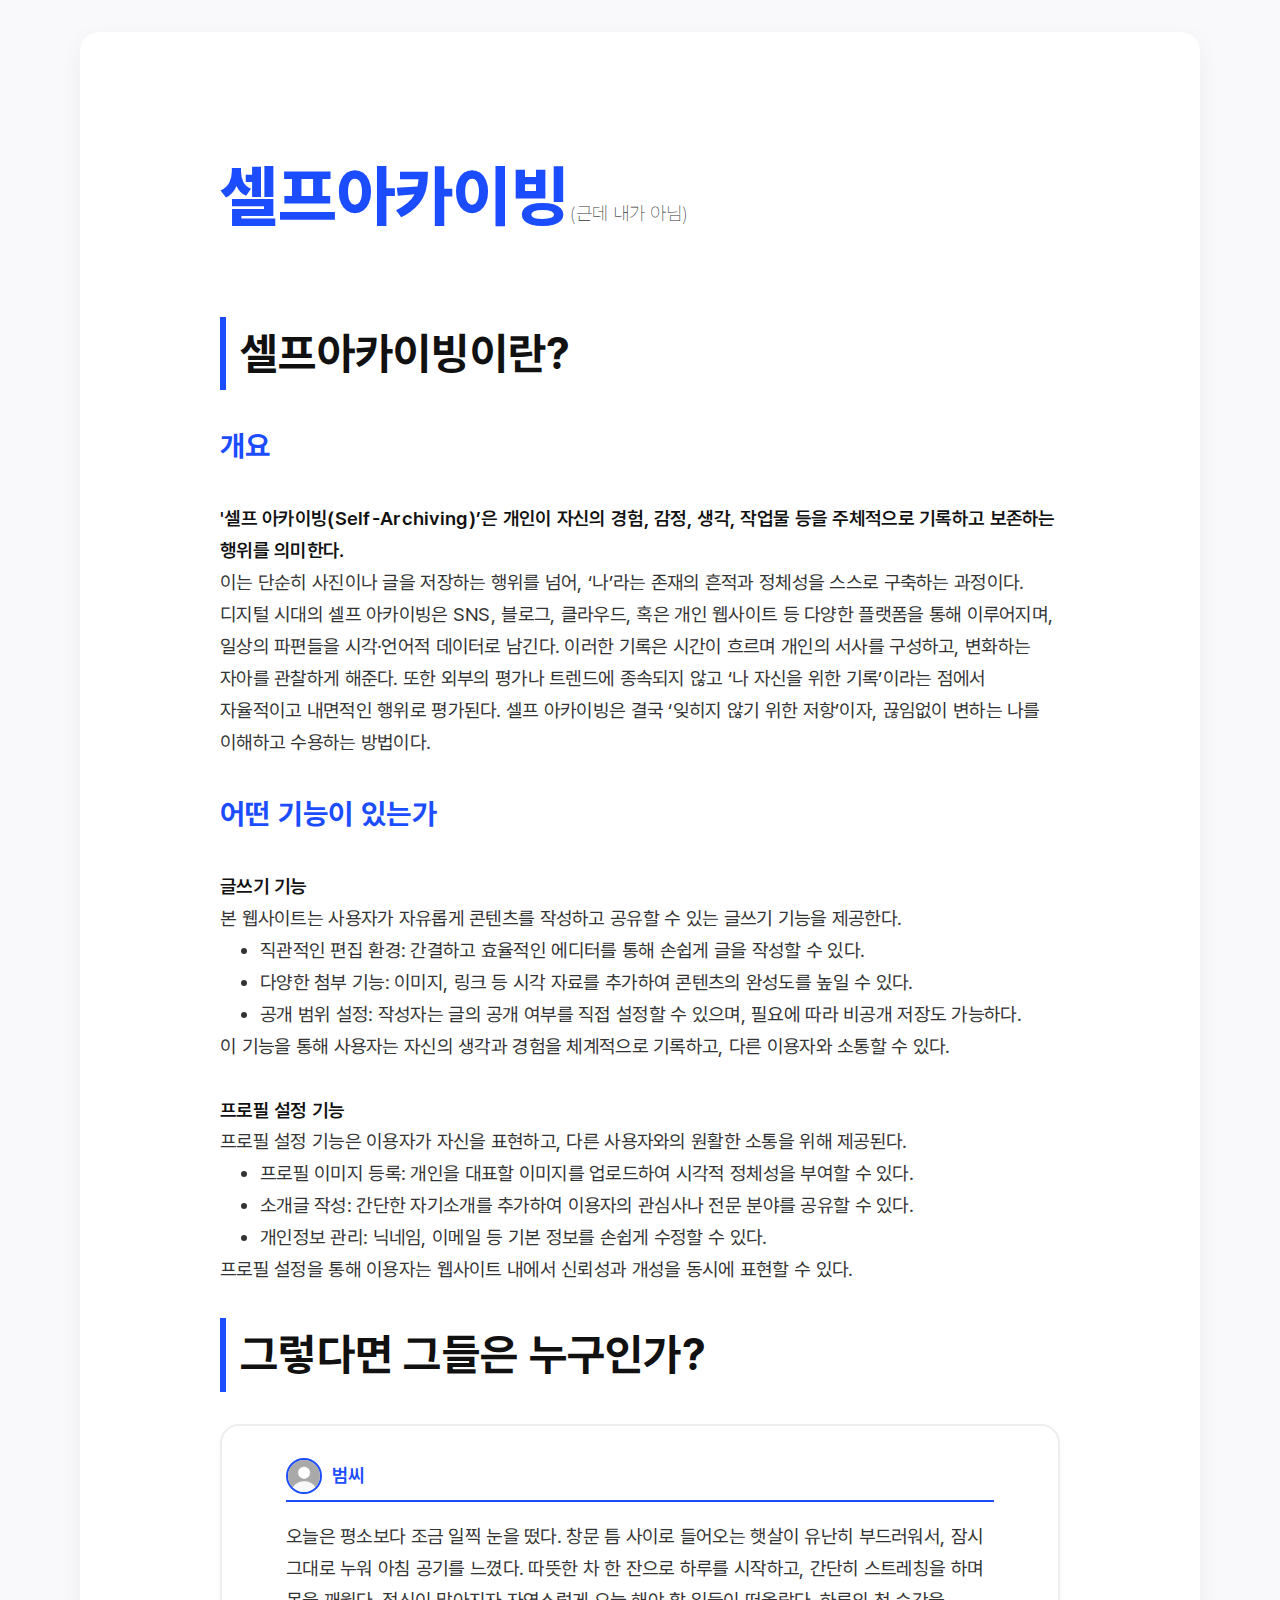
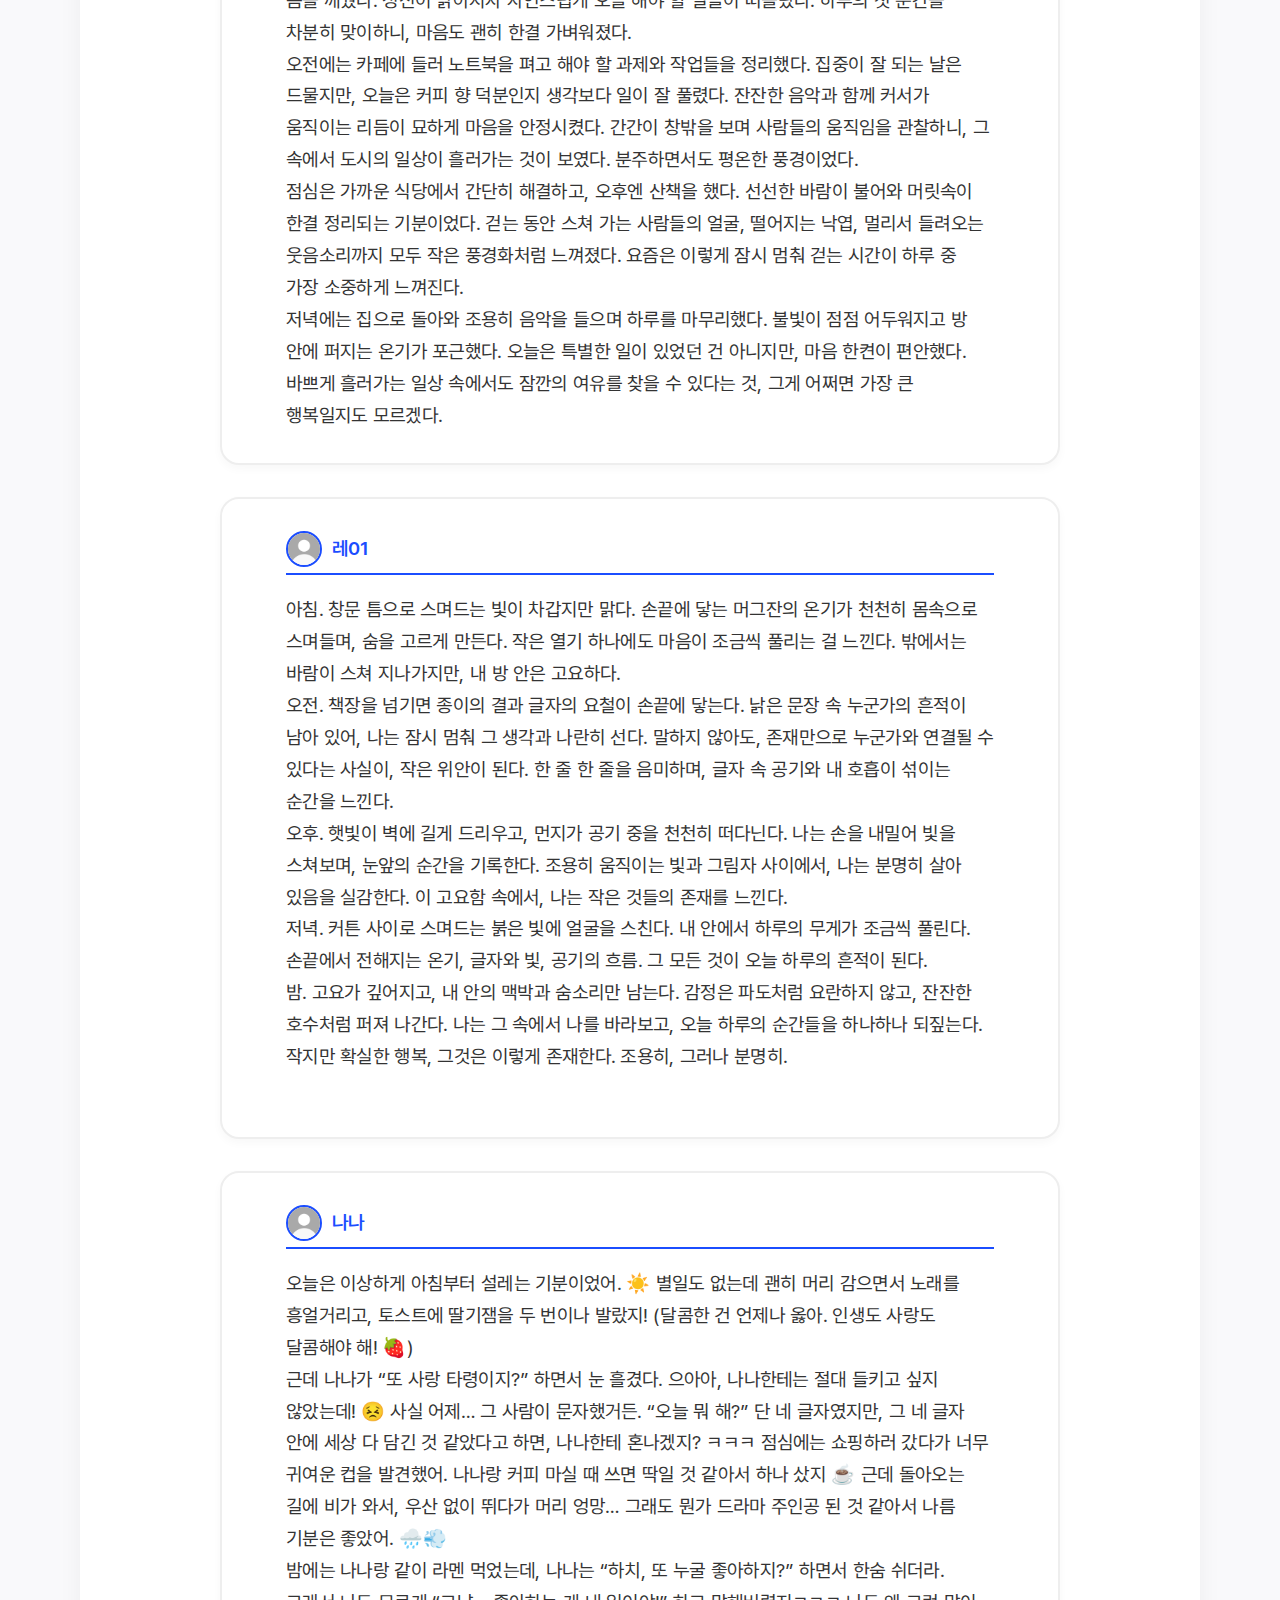
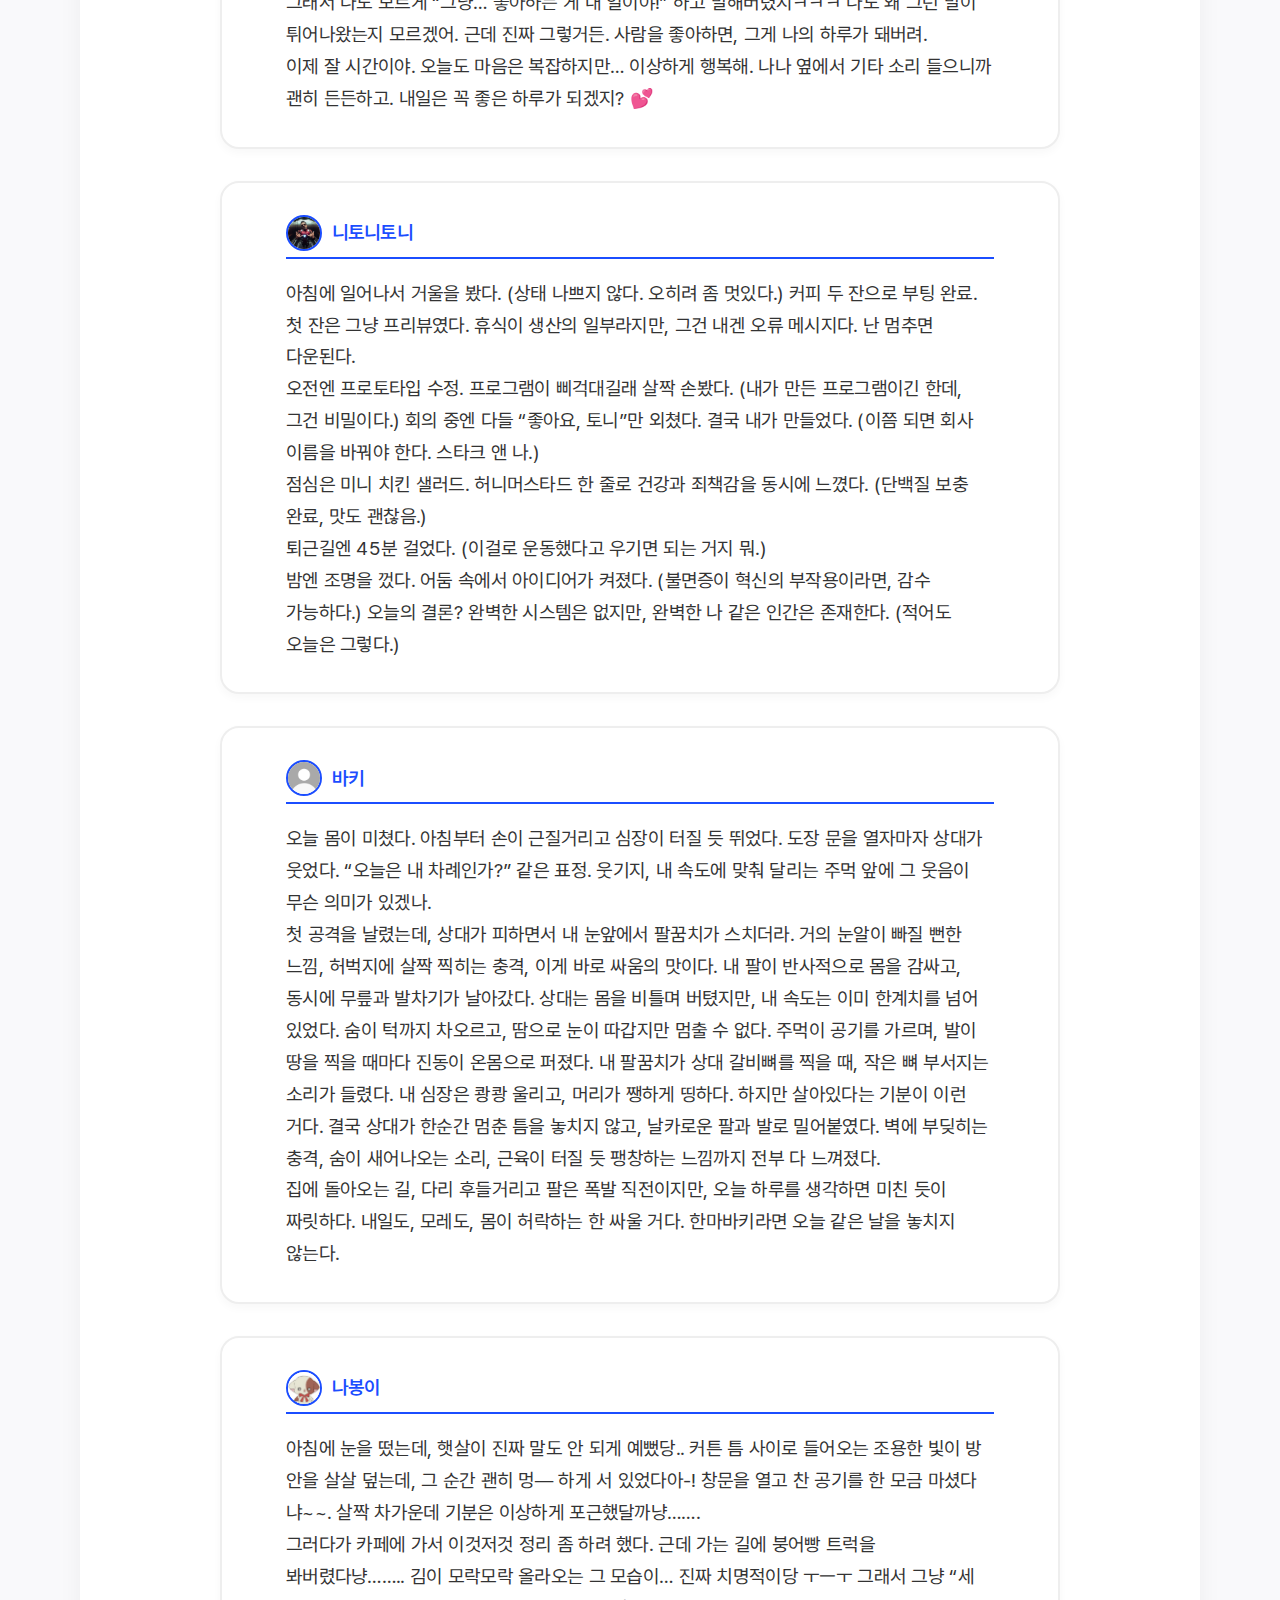
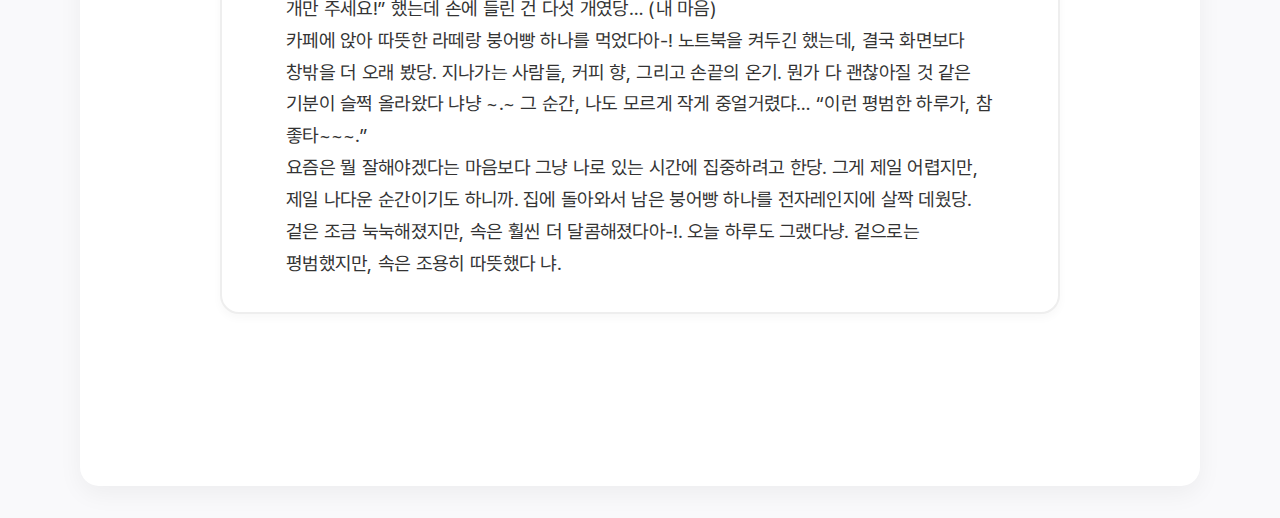
<file: index.html>
<!doctype html>
<html>
<head>
  <title>Self Archiving</title>
  <meta charset="utf-8">
  <link rel="stylesheet" href="style.css">
</head>
<body>
  <div id="grid">
    <h1>셀프아카이빙<div id="however">(근데 내가 아님)</div></h1>
    <h2>셀프아카이빙이란?</h2>
    <h3>개요</h3>
    <h4>'셀프 아카이빙(Self-Archiving)’은 개인이 자신의 경험, 감정, 생각, 작업물 등을 주체적으로 기록하고 보존하는 행위를 의미한다.</h4>
    <p>이는 단순히 사진이나 글을 저장하는 행위를 넘어, ‘나’라는 존재의 흔적과 정체성을 스스로 구축하는 과정이다. 디지털 시대의 셀프 아카이빙은 SNS, 블로그, 클라우드, 혹은 개인 웹사이트 등 다양한 플랫폼을 통해 이루어지며, 일상의 파편들을 시각·언어적 데이터로 남긴다. 이러한 기록은 시간이 흐르며 개인의 서사를 구성하고, 변화하는 자아를 관찰하게 해준다. 또한 외부의 평가나 트렌드에 종속되지 않고 ‘나 자신을 위한 기록’이라는 점에서 자율적이고 내면적인 행위로 평가된다. 셀프 아카이빙은 결국 ‘잊히지 않기 위한 저항’이자, 끊임없이 변하는 나를 이해하고 수용하는 방법이다.</p>
    <h3>어떤 기능이 있는가</h3>
    <h4>글쓰기 기능</h4>

    본 웹사이트는 사용자가 자유롭게 콘텐츠를 작성하고 공유할 수 있는 글쓰기 기능을 제공한다.
    <ul>
      <li>직관적인 편집 환경: 간결하고 효율적인 에디터를 통해 손쉽게 글을 작성할 수 있다.</li>
      <li>다양한 첨부 기능: 이미지, 링크 등 시각 자료를 추가하여 콘텐츠의 완성도를 높일 수 있다.</li>	
      <li>공개 범위 설정: 작성자는 글의 공개 여부를 직접 설정할 수 있으며, 필요에 따라 비공개 저장도 가능하다.</li>	
    </ul>
    이 기능을 통해 사용자는 자신의 생각과 경험을 체계적으로 기록하고, 다른 이용자와 소통할 수 있다.

    <h4>프로필 설정 기능</h4>

    프로필 설정 기능은 이용자가 자신을 표현하고, 다른 사용자와의 원활한 소통을 위해 제공된다.
    <ul>
      <li>프로필 이미지 등록: 개인을 대표할 이미지를 업로드하여 시각적 정체성을 부여할 수 있다.</li>
      <li>소개글 작성: 간단한 자기소개를 추가하여 이용자의 관심사나 전문 분야를 공유할 수 있다.</li>	
      <li>개인정보 관리: 닉네임, 이메일 등 기본 정보를 손쉽게 수정할 수 있다.</li>	
    </ul>
    프로필 설정을 통해 이용자는 웹사이트 내에서 신뢰성과 개성을 동시에 표현할 수 있다.
    <h2>그렇다면 그들은 누구인가?</h2>
      <div id="diary">
        <div id="범씨">
          <h4><img src="basic.jpeg">범씨</h4>
          <p>
          오늘은 평소보다 조금 일찍 눈을 떴다.
          창문 틈 사이로 들어오는 햇살이 유난히 부드러워서, 잠시 그대로 누워 아침 공기를 느꼈다. 따뜻한 차 한 잔으로 하루를 시작하고, 간단히 스트레칭을 하며 몸을 깨웠다. 정신이 맑아지자 자연스럽게 오늘 해야 할 일들이 떠올랐다. 하루의 첫 순간을 차분히 맞이하니, 마음도 괜히 한결 가벼워졌다.
          </p>
          <p>
          오전에는 카페에 들러 노트북을 펴고 해야 할 과제와 작업들을 정리했다. 집중이 잘 되는 날은 드물지만, 오늘은 커피 향 덕분인지 생각보다 일이 잘 풀렸다. 잔잔한 음악과 함께 커서가 움직이는 리듬이 묘하게 마음을 안정시켰다. 간간이 창밖을 보며 사람들의 움직임을 관찰하니, 그 속에서 도시의 일상이 흘러가는 것이 보였다. 분주하면서도 평온한 풍경이었다.
          </p>
          <p>
          점심은 가까운 식당에서 간단히 해결하고, 오후엔 산책을 했다. 선선한 바람이 불어와 머릿속이 한결 정리되는 기분이었다. 걷는 동안 스쳐 가는 사람들의 얼굴, 떨어지는 낙엽, 멀리서 들려오는 웃음소리까지 모두 작은 풍경화처럼 느껴졌다. 요즘은 이렇게 잠시 멈춰 걷는 시간이 하루 중 가장 소중하게 느껴진다.
          </p>
          <p>
          저녁에는 집으로 돌아와 조용히 음악을 들으며 하루를 마무리했다. 불빛이 점점 어두워지고 방 안에 퍼지는 온기가 포근했다. 오늘은 특별한 일이 있었던 건 아니지만, 마음 한켠이 편안했다. 바쁘게 흘러가는 일상 속에서도 잠깐의 여유를 찾을 수 있다는 것, 그게 어쩌면 가장 큰 행복일지도 모르겠다.
          </p>
        </div>
        <div id="레01">
          <h4><img src="basic.jpeg">레01</h4>
          <p>아침. 창문 틈으로 스며드는 빛이 차갑지만 맑다.
          손끝에 닿는 머그잔의 온기가 천천히 몸속으로 스며들며, 숨을 고르게 만든다.
          작은 열기 하나에도 마음이 조금씩 풀리는 걸 느낀다.
          밖에서는 바람이 스쳐 지나가지만, 내 방 안은 고요하다.
          </p>
          <p>
          오전. 책장을 넘기면 종이의 결과 글자의 요철이 손끝에 닿는다.
          낡은 문장 속 누군가의 흔적이 남아 있어, 나는 잠시 멈춰 그 생각과 나란히 선다.
          말하지 않아도, 존재만으로 누군가와 연결될 수 있다는 사실이, 작은 위안이 된다.
          한 줄 한 줄을 음미하며, 글자 속 공기와 내 호흡이 섞이는 순간을 느낀다.
          </p>
          <p>
          오후. 햇빛이 벽에 길게 드리우고, 먼지가 공기 중을 천천히 떠다닌다.
          나는 손을 내밀어 빛을 스쳐보며, 눈앞의 순간을 기록한다.
          조용히 움직이는 빛과 그림자 사이에서, 나는 분명히 살아 있음을 실감한다.
          이 고요함 속에서, 나는 작은 것들의 존재를 느낀다.
          </p>
          <p>
          저녁. 커튼 사이로 스며드는 붉은 빛에 얼굴을 스친다.
          내 안에서 하루의 무게가 조금씩 풀린다.
          손끝에서 전해지는 온기, 글자와 빛, 공기의 흐름.
          그 모든 것이 오늘 하루의 흔적이 된다.
          </p>
          <p>
          밤. 고요가 깊어지고, 내 안의 맥박과 숨소리만 남는다.
          감정은 파도처럼 요란하지 않고, 잔잔한 호수처럼 퍼져 나간다.
          나는 그 속에서 나를 바라보고, 오늘 하루의 순간들을 하나하나 되짚는다.
          작지만 확실한 행복, 그것은 이렇게 존재한다.
          조용히, 그러나 분명히.
          </p>
        </div>
        <div id="나나">
          <h4><img src="basic.jpeg">나나</h4>
          <p>오늘은 이상하게 아침부터 설레는 기분이었어. ☀️
          별일도 없는데 괜히 머리 감으면서 노래를 흥얼거리고, 토스트에 딸기잼을 두 번이나 발랐지!
          (달콤한 건 언제나 옳아. 인생도 사랑도 달콤해야 해! 🍓)
          </p>
          <p>
          근데 나나가 “또 사랑 타령이지?” 하면서 눈 흘겼다.
          으아아, 나나한테는 절대 들키고 싶지 않았는데! 😣
          사실 어제… 그 사람이 문자했거든. “오늘 뭐 해?” 단 네 글자였지만,
          그 네 글자 안에 세상 다 담긴 것 같았다고 하면, 나나한테 혼나겠지? ㅋㅋㅋ
          점심에는 쇼핑하러 갔다가 너무 귀여운 컵을 발견했어.
          나나랑 커피 마실 때 쓰면 딱일 것 같아서 하나 샀지 ☕️
          근데 돌아오는 길에 비가 와서, 우산 없이 뛰다가 머리 엉망…
          그래도 뭔가 드라마 주인공 된 것 같아서 나름 기분은 좋았어. 🌧️💨
          </p>
          <p>
          밤에는 나나랑 같이 라멘 먹었는데,
          나나는 “하치, 또 누굴 좋아하지?” 하면서 한숨 쉬더라.
          그래서 나도 모르게 “그냥… 좋아하는 게 내 일이야!” 하고 말해버렸지ㅋㅋㅋ
          나도 왜 그런 말이 튀어나왔는지 모르겠어. 근데 진짜 그렇거든.
          사람을 좋아하면, 그게 나의 하루가 돼버려.
          </p>
          <p>
          이제 잘 시간이야.
          오늘도 마음은 복잡하지만… 이상하게 행복해.
          나나 옆에서 기타 소리 들으니까 괜히 든든하고.
          내일은 꼭 좋은 하루가 되겠지? 💕
          </p>
        </div>
        <div id="니토니토니">
          <h4><img src="tony.jpeg">니토니토니</h4>
          <p>아침에 일어나서 거울을 봤다. (상태 나쁘지 않다. 오히려 좀 멋있다.)
          커피 두 잔으로 부팅 완료. 첫 잔은 그냥 프리뷰였다.
          휴식이 생산의 일부라지만, 그건 내겐 오류 메시지다. 난 멈추면 다운된다.
         </p>
          <p>
          오전엔 프로토타입 수정. 프로그램이 삐걱대길래 살짝 손봤다. (내가 만든 프로그램이긴 한데, 그건 비밀이다.)
          회의 중엔 다들 “좋아요, 토니”만 외쳤다. 결국 내가 만들었다. (이쯤 되면 회사 이름을 바꿔야 한다. 스타크 앤 나.)
         </p>
          <p>
          점심은 미니 치킨 샐러드. 허니머스타드 한 줄로 건강과 죄책감을 동시에 느꼈다. (단백질 보충 완료, 맛도 괜찮음.)
         </p>
          <p>
          퇴근길엔 45분 걸었다. (이걸로 운동했다고 우기면 되는 거지 뭐.)
         </p>
          <p>
            밤엔 조명을 껐다. 어둠 속에서 아이디어가 켜졌다. (불면증이 혁신의 부작용이라면, 감수 가능하다.)
          오늘의 결론? 완벽한 시스템은 없지만, 완벽한 나 같은 인간은 존재한다. (적어도 오늘은 그렇다.)
          </p>
        </div>
        <div id="바키">
          <h4><img src="basic.jpeg">바키</h4>
          <p>오늘 몸이 미쳤다. 아침부터 손이 근질거리고 심장이 터질 듯 뛰었다. 도장 문을 열자마자 상대가 웃었다. “오늘은 내 차례인가?” 같은 표정. 웃기지, 내 속도에 맞춰 달리는 주먹 앞에 그 웃음이 무슨 의미가 있겠나.</p>
          <p>첫 공격을 날렸는데, 상대가 피하면서 내 눈앞에서 팔꿈치가 스치더라. 거의 눈알이 빠질 뻔한 느낌, 허벅지에 살짝 찍히는 충격, 이게 바로 싸움의 맛이다. 내 팔이 반사적으로 몸을 감싸고, 동시에 무릎과 발차기가 날아갔다. 상대는 몸을 비틀며 버텼지만, 내 속도는 이미 한계치를 넘어 있었다.
          숨이 턱까지 차오르고, 땀으로 눈이 따갑지만 멈출 수 없다. 주먹이 공기를 가르며, 발이 땅을 찍을 때마다 진동이 온몸으로 퍼졌다. 내 팔꿈치가 상대 갈비뼈를 찍을 때, 작은 뼈 부서지는 소리가 들렸다. 내 심장은 쾅쾅 울리고, 머리가 쨍하게 띵하다. 하지만 살아있다는 기분이 이런 거다.
          결국 상대가 한순간 멈춘 틈을 놓치지 않고, 날카로운 팔과 발로 밀어붙였다. 벽에 부딪히는 충격, 숨이 새어나오는 소리, 근육이 터질 듯 팽창하는 느낌까지 전부 다 느껴졌다.</p>
          <p>집에 돌아오는 길, 다리 후들거리고 팔은 폭발 직전이지만, 오늘 하루를 생각하면 미친 듯이 짜릿하다. 내일도, 모레도, 몸이 허락하는 한 싸울 거다. 한마바키라면 오늘 같은 날을 놓치지 않는다.
          </p>
        </div>
        <div id="나봉이">
          <h4><img src="nabong.jpeg">나봉이</h4>
          <p>아침에 눈을 떴는데, 햇살이 진짜 말도 안 되게 예뻤당..
          커튼 틈 사이로 들어오는 조용한 빛이 방 안을 살살 덮는데,
          그 순간 괜히 멍— 하게 서 있었다아-!
          창문을 열고 찬 공기를 한 모금 마셨다 냐~~.
          살짝 차가운데 기분은 이상하게 포근했달까냥…….</p>
          <p>그러다가 카페에 가서 이것저것 정리 좀 하려 했다.
          근데 가는 길에 붕어빵 트럭을 봐버렸다냥……..
          김이 모락모락 올라오는 그 모습이… 진짜 치명적이당 ㅜㅡㅜ
          그래서 그냥 “세 개만 주세요!” 했는데
          손에 들린 건 다섯 개였당… (내 마음)
          </p>
          <p>카페에 앉아 따뜻한 라떼랑 붕어빵 하나를 먹었다아-!
          노트북을 켜두긴 했는데, 결국 화면보다 창밖을 더 오래 봤당.
          지나가는 사람들, 커피 향, 그리고 손끝의 온기.
          뭔가 다 괜찮아질 것 같은 기분이 슬쩍 올라왔다 냐냥 ~.~
          그 순간, 나도 모르게 작게 중얼거렸댜…
          “이런 평범한 하루가, 참 좋타~~~.”
          </p>
          <p>
          요즘은 뭘 잘해야겠다는 마음보다
          그냥 나로 있는 시간에 집중하려고 한당.
          그게 제일 어렵지만, 제일 나다운 순간이기도 하니까.
          집에 돌아와서 남은 붕어빵 하나를 전자레인지에 살짝 데웠당.
          겉은 조금 눅눅해졌지만, 속은 훨씬 더 달콤해졌다아-!.
          오늘 하루도 그랬다냥.
          겉으로는 평범했지만, 속은 조용히 따뜻했다 냐.
          </p>
        </div>
  </div>
  </body>
  </html>
</file>
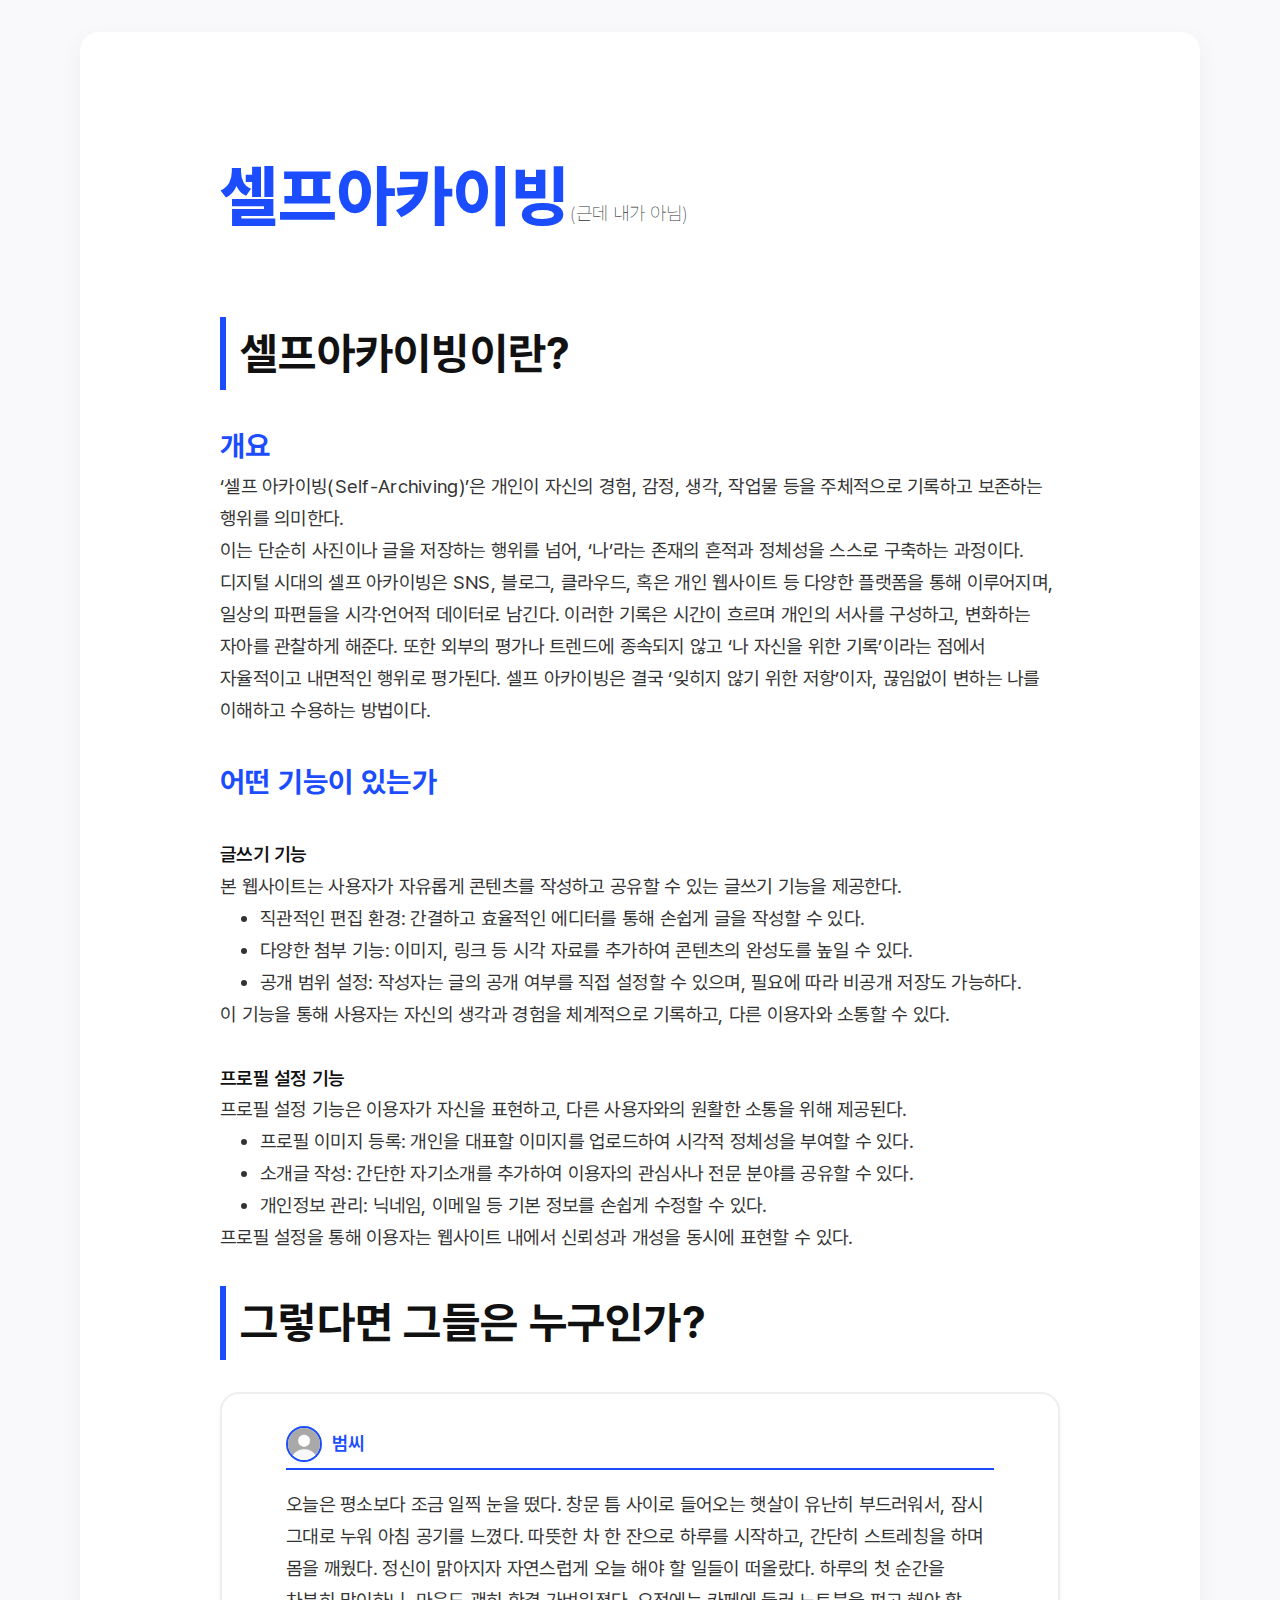
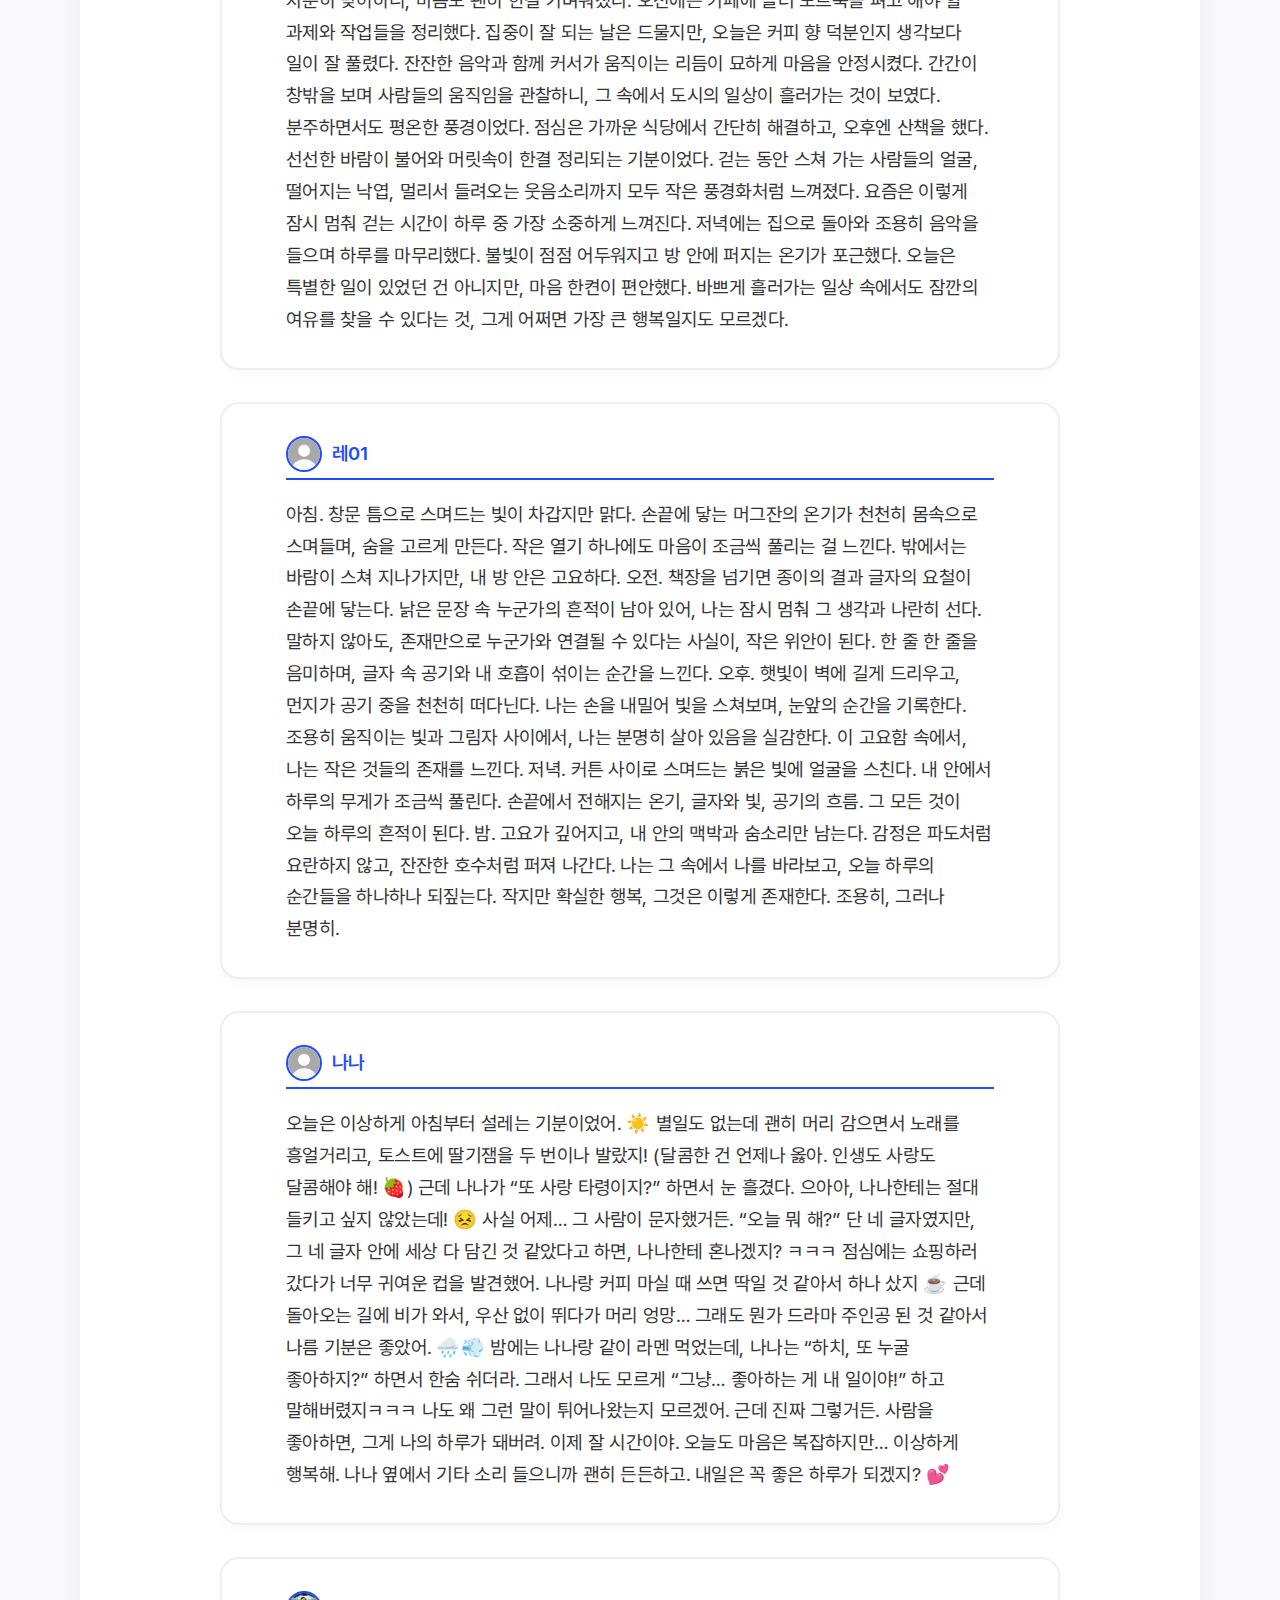
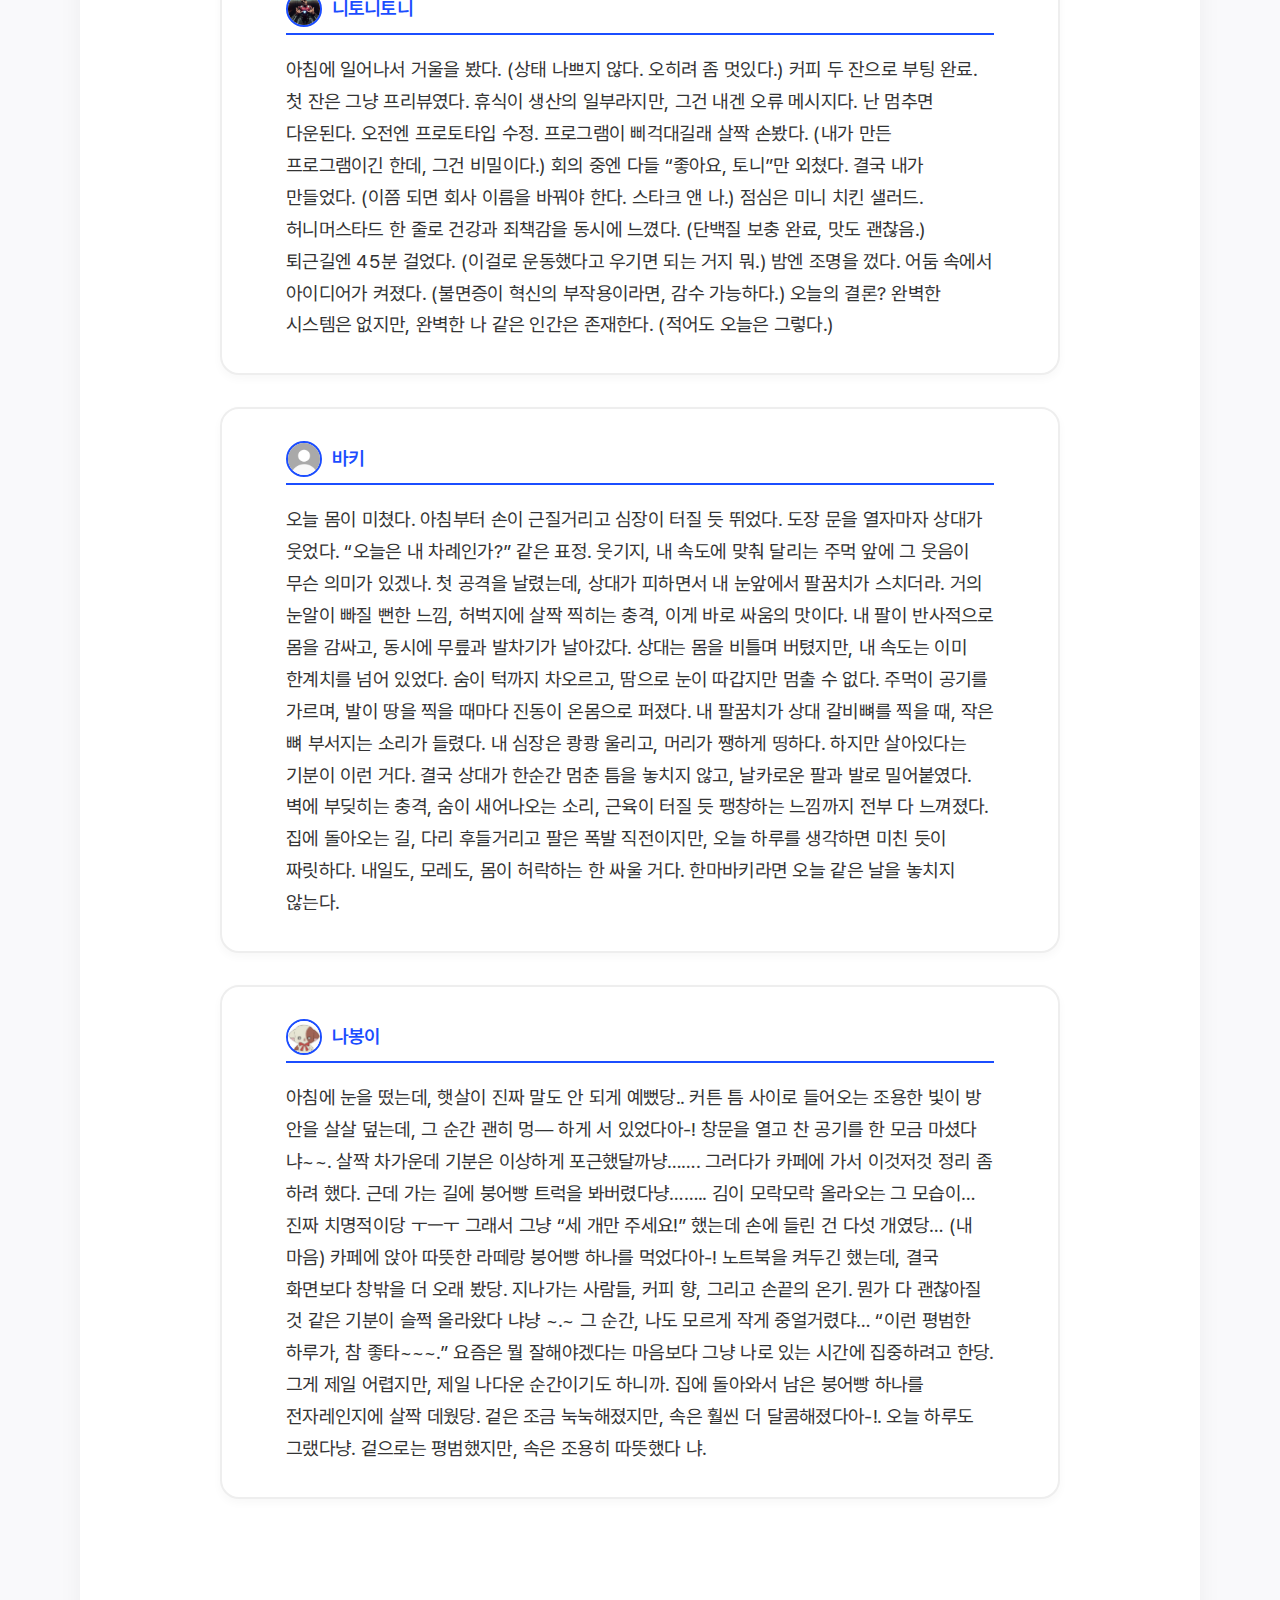
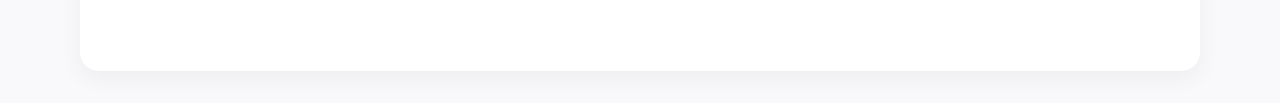
<file: home.html>
<!doctype html>
<html>
<head>
  <title>Self Archiving</title>
  <meta charset="utf-8">
  <link rel="stylesheet" href="home.css">
</head>
<body>
  <div id="grid">
    <h1>셀프아카이빙<div id="however">(근데 내가 아님)</div></h1>
    <h2>셀프아카이빙이란?</h2>
    <h3>개요</h3>
    <p>‘셀프 아카이빙(Self-Archiving)’은 개인이 자신의 경험, 감정, 생각, 작업물 등을 주체적으로 기록하고 보존하는 행위를 의미한다.</p>
    <p>이는 단순히 사진이나 글을 저장하는 행위를 넘어, ‘나’라는 존재의 흔적과 정체성을 스스로 구축하는 과정이다. 디지털 시대의 셀프 아카이빙은 SNS, 블로그, 클라우드, 혹은 개인 웹사이트 등 다양한 플랫폼을 통해 이루어지며, 일상의 파편들을 시각·언어적 데이터로 남긴다. 이러한 기록은 시간이 흐르며 개인의 서사를 구성하고, 변화하는 자아를 관찰하게 해준다. 또한 외부의 평가나 트렌드에 종속되지 않고 ‘나 자신을 위한 기록’이라는 점에서 자율적이고 내면적인 행위로 평가된다. 셀프 아카이빙은 결국 ‘잊히지 않기 위한 저항’이자, 끊임없이 변하는 나를 이해하고 수용하는 방법이다.</p>
    <h3>어떤 기능이 있는가</h3>
    <h4>글쓰기 기능</h4>

    본 웹사이트는 사용자가 자유롭게 콘텐츠를 작성하고 공유할 수 있는 글쓰기 기능을 제공한다.
    <ul>
      <li>직관적인 편집 환경: 간결하고 효율적인 에디터를 통해 손쉽게 글을 작성할 수 있다.</li>
      <li>다양한 첨부 기능: 이미지, 링크 등 시각 자료를 추가하여 콘텐츠의 완성도를 높일 수 있다.</li>	
      <li>공개 범위 설정: 작성자는 글의 공개 여부를 직접 설정할 수 있으며, 필요에 따라 비공개 저장도 가능하다.</li>	
    </ul>
    이 기능을 통해 사용자는 자신의 생각과 경험을 체계적으로 기록하고, 다른 이용자와 소통할 수 있다.

    <h4>프로필 설정 기능</h4>

    프로필 설정 기능은 이용자가 자신을 표현하고, 다른 사용자와의 원활한 소통을 위해 제공된다.
    <ul>
      <li>프로필 이미지 등록: 개인을 대표할 이미지를 업로드하여 시각적 정체성을 부여할 수 있다.</li>
      <li>소개글 작성: 간단한 자기소개를 추가하여 이용자의 관심사나 전문 분야를 공유할 수 있다.</li>	
      <li>개인정보 관리: 닉네임, 이메일 등 기본 정보를 손쉽게 수정할 수 있다.</li>	
    </ul>
    프로필 설정을 통해 이용자는 웹사이트 내에서 신뢰성과 개성을 동시에 표현할 수 있다.
    <h2>그렇다면 그들은 누구인가?</h2>
      <div id="diary">
        <div id="범씨">
          <h4><img src="basic.jpeg">범씨</h4>
          <p>오늘은 평소보다 조금 일찍 눈을 떴다. 창문 틈 사이로 들어오는 햇살이 유난히 부드러워서, 잠시 그대로 누워 아침 공기를 느꼈다. 따뜻한 차 한 잔으로 하루를 시작하고, 간단히 스트레칭을 하며 몸을 깨웠다. 정신이 맑아지자 자연스럽게 오늘 해야 할 일들이 떠올랐다. 하루의 첫 순간을 차분히 맞이하니, 마음도 괜히 한결 가벼워졌다.
          오전에는 카페에 들러 노트북을 펴고 해야 할 과제와 작업들을 정리했다. 집중이 잘 되는 날은 드물지만, 오늘은 커피 향 덕분인지 생각보다 일이 잘 풀렸다. 잔잔한 음악과 함께 커서가 움직이는 리듬이 묘하게 마음을 안정시켰다. 간간이 창밖을 보며 사람들의 움직임을 관찰하니, 그 속에서 도시의 일상이 흘러가는 것이 보였다. 분주하면서도 평온한 풍경이었다.
          점심은 가까운 식당에서 간단히 해결하고, 오후엔 산책을 했다. 선선한 바람이 불어와 머릿속이 한결 정리되는 기분이었다. 걷는 동안 스쳐 가는 사람들의 얼굴, 떨어지는 낙엽, 멀리서 들려오는 웃음소리까지 모두 작은 풍경화처럼 느껴졌다. 요즘은 이렇게 잠시 멈춰 걷는 시간이 하루 중 가장 소중하게 느껴진다.
          저녁에는 집으로 돌아와 조용히 음악을 들으며 하루를 마무리했다. 불빛이 점점 어두워지고 방 안에 퍼지는 온기가 포근했다. 오늘은 특별한 일이 있었던 건 아니지만, 마음 한켠이 편안했다. 바쁘게 흘러가는 일상 속에서도 잠깐의 여유를 찾을 수 있다는 것, 그게 어쩌면 가장 큰 행복일지도 모르겠다.</p>
        </div>
        <div id="레01">
          <h4><img src="basic.jpeg">레01</h4>
          <p>아침. 창문 틈으로 스며드는 빛이 차갑지만 맑다.
          손끝에 닿는 머그잔의 온기가 천천히 몸속으로 스며들며, 숨을 고르게 만든다.
          작은 열기 하나에도 마음이 조금씩 풀리는 걸 느낀다.
          밖에서는 바람이 스쳐 지나가지만, 내 방 안은 고요하다.
          오전. 책장을 넘기면 종이의 결과 글자의 요철이 손끝에 닿는다.
          낡은 문장 속 누군가의 흔적이 남아 있어, 나는 잠시 멈춰 그 생각과 나란히 선다.
          말하지 않아도, 존재만으로 누군가와 연결될 수 있다는 사실이, 작은 위안이 된다.
          한 줄 한 줄을 음미하며, 글자 속 공기와 내 호흡이 섞이는 순간을 느낀다.
          오후. 햇빛이 벽에 길게 드리우고, 먼지가 공기 중을 천천히 떠다닌다.
          나는 손을 내밀어 빛을 스쳐보며, 눈앞의 순간을 기록한다.
          조용히 움직이는 빛과 그림자 사이에서, 나는 분명히 살아 있음을 실감한다.
          이 고요함 속에서, 나는 작은 것들의 존재를 느낀다.
          저녁. 커튼 사이로 스며드는 붉은 빛에 얼굴을 스친다.
          내 안에서 하루의 무게가 조금씩 풀린다.
          손끝에서 전해지는 온기, 글자와 빛, 공기의 흐름.
          그 모든 것이 오늘 하루의 흔적이 된다.
          밤. 고요가 깊어지고, 내 안의 맥박과 숨소리만 남는다.
          감정은 파도처럼 요란하지 않고, 잔잔한 호수처럼 퍼져 나간다.
          나는 그 속에서 나를 바라보고, 오늘 하루의 순간들을 하나하나 되짚는다.
          작지만 확실한 행복, 그것은 이렇게 존재한다.
          조용히, 그러나 분명히.
          </p>
        </div>
        <div id="나나">
          <h4><img src="basic.jpeg">나나</h4>
          <p>오늘은 이상하게 아침부터 설레는 기분이었어. ☀️
          별일도 없는데 괜히 머리 감으면서 노래를 흥얼거리고, 토스트에 딸기잼을 두 번이나 발랐지!
          (달콤한 건 언제나 옳아. 인생도 사랑도 달콤해야 해! 🍓)
          근데 나나가 “또 사랑 타령이지?” 하면서 눈 흘겼다.
          으아아, 나나한테는 절대 들키고 싶지 않았는데! 😣
          사실 어제… 그 사람이 문자했거든. “오늘 뭐 해?” 단 네 글자였지만,
          그 네 글자 안에 세상 다 담긴 것 같았다고 하면, 나나한테 혼나겠지? ㅋㅋㅋ
          점심에는 쇼핑하러 갔다가 너무 귀여운 컵을 발견했어.
          나나랑 커피 마실 때 쓰면 딱일 것 같아서 하나 샀지 ☕️
          근데 돌아오는 길에 비가 와서, 우산 없이 뛰다가 머리 엉망…
          그래도 뭔가 드라마 주인공 된 것 같아서 나름 기분은 좋았어. 🌧️💨
          밤에는 나나랑 같이 라멘 먹었는데,
          나나는 “하치, 또 누굴 좋아하지?” 하면서 한숨 쉬더라.
          그래서 나도 모르게 “그냥… 좋아하는 게 내 일이야!” 하고 말해버렸지ㅋㅋㅋ
          나도 왜 그런 말이 튀어나왔는지 모르겠어. 근데 진짜 그렇거든.
          사람을 좋아하면, 그게 나의 하루가 돼버려.
          이제 잘 시간이야.
          오늘도 마음은 복잡하지만… 이상하게 행복해.
          나나 옆에서 기타 소리 들으니까 괜히 든든하고.
          내일은 꼭 좋은 하루가 되겠지? 💕
          </p>
        </div>
        <div id="니토니토니">
          <h4><img src="tony.jpeg">니토니토니</h4>
          <p>아침에 일어나서 거울을 봤다. (상태 나쁘지 않다. 오히려 좀 멋있다.)
          커피 두 잔으로 부팅 완료. 첫 잔은 그냥 프리뷰였다.
          휴식이 생산의 일부라지만, 그건 내겐 오류 메시지다. 난 멈추면 다운된다.
          오전엔 프로토타입 수정. 프로그램이 삐걱대길래 살짝 손봤다. (내가 만든 프로그램이긴 한데, 그건 비밀이다.)
          회의 중엔 다들 “좋아요, 토니”만 외쳤다. 결국 내가 만들었다. (이쯤 되면 회사 이름을 바꿔야 한다. 스타크 앤 나.)
          점심은 미니 치킨 샐러드. 허니머스타드 한 줄로 건강과 죄책감을 동시에 느꼈다. (단백질 보충 완료, 맛도 괜찮음.)
          퇴근길엔 45분 걸었다. (이걸로 운동했다고 우기면 되는 거지 뭐.)
          밤엔 조명을 껐다. 어둠 속에서 아이디어가 켜졌다. (불면증이 혁신의 부작용이라면, 감수 가능하다.)
          오늘의 결론? 완벽한 시스템은 없지만, 완벽한 나 같은 인간은 존재한다. (적어도 오늘은 그렇다.)
          </p>
        </div>
        <div id="바키">
          <h4><img src="basic.jpeg">바키</h4>
          <p>오늘 몸이 미쳤다. 아침부터 손이 근질거리고 심장이 터질 듯 뛰었다. 도장 문을 열자마자 상대가 웃었다. “오늘은 내 차례인가?” 같은 표정. 웃기지, 내 속도에 맞춰 달리는 주먹 앞에 그 웃음이 무슨 의미가 있겠나.
          첫 공격을 날렸는데, 상대가 피하면서 내 눈앞에서 팔꿈치가 스치더라. 거의 눈알이 빠질 뻔한 느낌, 허벅지에 살짝 찍히는 충격, 이게 바로 싸움의 맛이다. 내 팔이 반사적으로 몸을 감싸고, 동시에 무릎과 발차기가 날아갔다. 상대는 몸을 비틀며 버텼지만, 내 속도는 이미 한계치를 넘어 있었다.
          숨이 턱까지 차오르고, 땀으로 눈이 따갑지만 멈출 수 없다. 주먹이 공기를 가르며, 발이 땅을 찍을 때마다 진동이 온몸으로 퍼졌다. 내 팔꿈치가 상대 갈비뼈를 찍을 때, 작은 뼈 부서지는 소리가 들렸다. 내 심장은 쾅쾅 울리고, 머리가 쨍하게 띵하다. 하지만 살아있다는 기분이 이런 거다.
          결국 상대가 한순간 멈춘 틈을 놓치지 않고, 날카로운 팔과 발로 밀어붙였다. 벽에 부딪히는 충격, 숨이 새어나오는 소리, 근육이 터질 듯 팽창하는 느낌까지 전부 다 느껴졌다.
          집에 돌아오는 길, 다리 후들거리고 팔은 폭발 직전이지만, 오늘 하루를 생각하면 미친 듯이 짜릿하다. 내일도, 모레도, 몸이 허락하는 한 싸울 거다. 한마바키라면 오늘 같은 날을 놓치지 않는다.
          </p>
        </div>
        <div id="나봉이">
          <h4><img src="nabong.jpeg">나봉이</h4>
          <p>아침에 눈을 떴는데, 햇살이 진짜 말도 안 되게 예뻤당..
          커튼 틈 사이로 들어오는 조용한 빛이 방 안을 살살 덮는데,
          그 순간 괜히 멍— 하게 서 있었다아-!
          창문을 열고 찬 공기를 한 모금 마셨다 냐~~.
          살짝 차가운데 기분은 이상하게 포근했달까냥…….
          그러다가 카페에 가서 이것저것 정리 좀 하려 했다.
          근데 가는 길에 붕어빵 트럭을 봐버렸다냥……..
          김이 모락모락 올라오는 그 모습이… 진짜 치명적이당 ㅜㅡㅜ
          그래서 그냥 “세 개만 주세요!” 했는데
          손에 들린 건 다섯 개였당… (내 마음)
          카페에 앉아 따뜻한 라떼랑 붕어빵 하나를 먹었다아-!
          노트북을 켜두긴 했는데, 결국 화면보다 창밖을 더 오래 봤당.
          지나가는 사람들, 커피 향, 그리고 손끝의 온기.
          뭔가 다 괜찮아질 것 같은 기분이 슬쩍 올라왔다 냐냥 ~.~
          그 순간, 나도 모르게 작게 중얼거렸댜…
          “이런 평범한 하루가, 참 좋타~~~.”
          요즘은 뭘 잘해야겠다는 마음보다
          그냥 나로 있는 시간에 집중하려고 한당.
          그게 제일 어렵지만, 제일 나다운 순간이기도 하니까.
          집에 돌아와서 남은 붕어빵 하나를 전자레인지에 살짝 데웠당.
          겉은 조금 눅눅해졌지만, 속은 훨씬 더 달콤해졌다아-!.
          오늘 하루도 그랬다냥.
          겉으로는 평범했지만, 속은 조용히 따뜻했다 냐.
          </p>
        </div>
  </div>
  </body>
  </html>
</file>
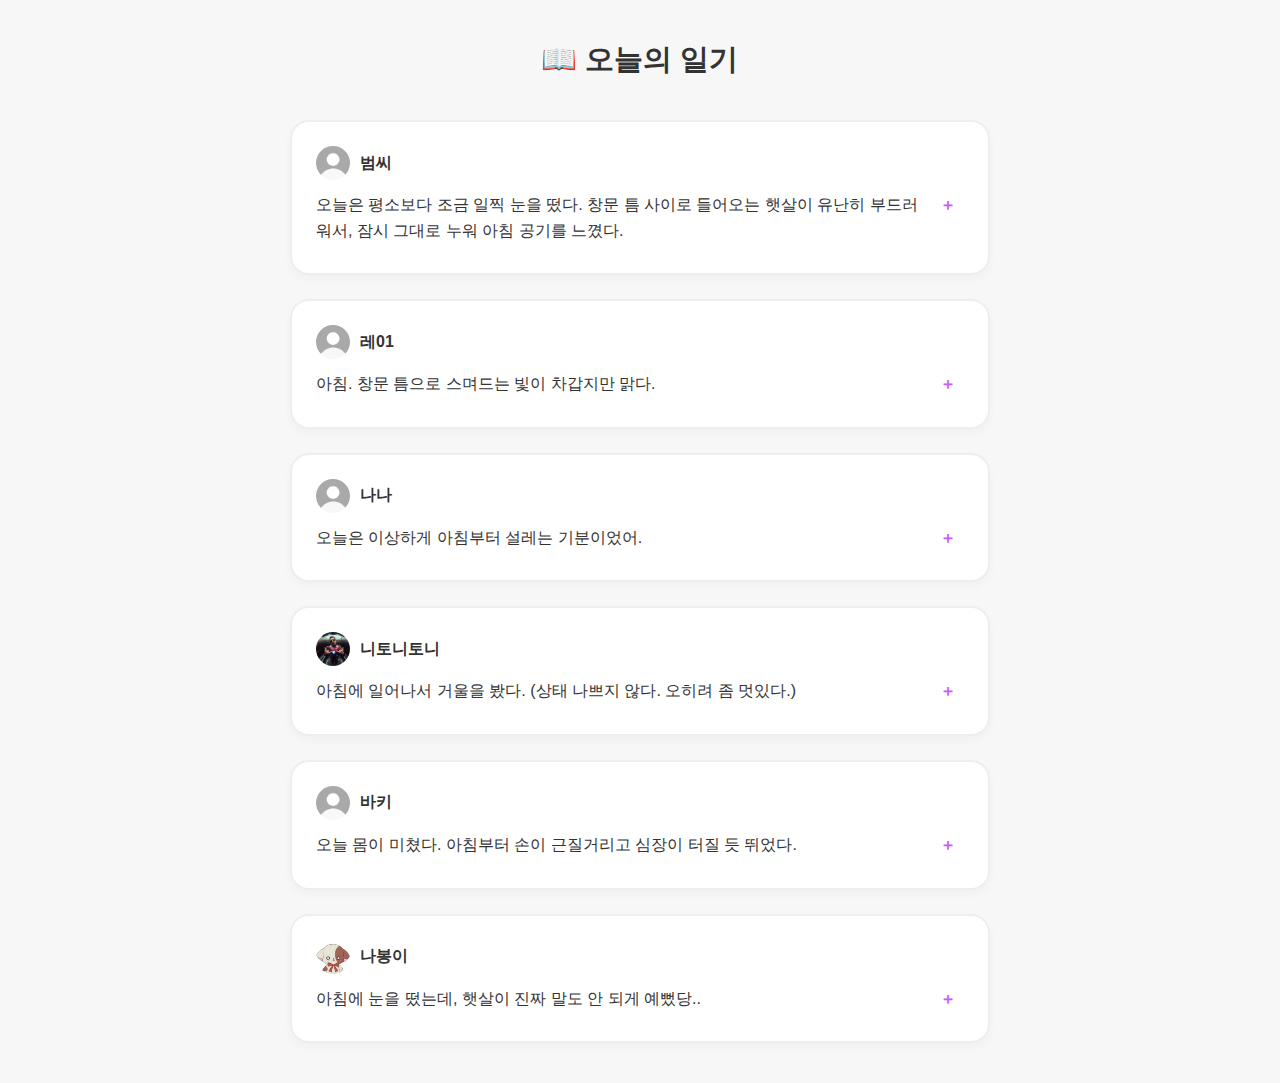
<file: togle2.html>
<style>
/* ---------- diary toggle (details/summary) ---------- */

/* 카드 컨테이너: 기존 #diary > div 스타일을 대체/보완 */
#diary {
  display: grid;
  grid-template-columns: 1fr; /* 필요시 칼럼 늘리기 가능 */
  gap: 24px;
}

/* 기존 카드 디자인을 유지하도록 .diary-card 를 사용 */
.diary-card {
  background: #fff;
  border: 2px solid #eee;
  border-radius: 19px;
  padding: 24px;
  box-shadow: 0 4px 10px rgba(0,0,0,0.03);
  transition: box-shadow 0.2s ease, transform 0.18s ease;
}

/* h4 (이름) 스타일 유지 */
.diary-card > h4 {
  margin-bottom: 12px;
}

/* details 기본 리셋 */
.diary-card details {
  width: 100%;
}

/* summary를 '첫 문장'으로 보여주기 — 보이게 하고 마커 숨김 */
.diary-card summary {
  display: block;
  cursor: pointer;
  list-style: none;
  outline: none;
  font-weight: 500;
  font-size: 1rem;
  line-height: 1.6;
  color: var(--text-dark);
  padding-right: 36px; /* 아이콘 공간 */
  margin-bottom: 6px;
}

/* 브라우저 기본 마커 숨기기 */
.diary-card summary::-webkit-details-marker {
  display: none;
}
.diary-card summary::marker {
  content: none;
}

/* custom plus/minus icon */
.diary-card summary::after {
  content: "＋";
  position: absolute;
  right: 28px;
  font-weight: 700;
  color: var(--main-color);
  transition: transform 0.18s ease, content 0.18s ease;
}

/* entry content (나머지 본문) — 접힘 상태 */
.diary-card .entry-content {
  max-height: 3.6em; /* 대략 첫 문장 2줄 정도 보이게 조절 가능 */
  overflow: hidden;
  position: relative;
  transition: max-height 0.36s ease;
  padding-right: 8px;
}

/* 페이드 아웃 그림자(더 있음 표시) */
.diary-card .entry-content::after {
  content: "";
  position: absolute;
  bottom: 0;
  left: 0;
  right: 0;
  height: 1.2em;
  background: linear-gradient(to bottom, rgba(255,255,255,0), #fff);
  pointer-events: none;
  transition: opacity 0.2s ease;
}

/* opened 상태: 전체 펼치기 */
.diary-card details[open] .entry-content {
  max-height: 1000px; /* 충분히 큰 값으로 전체 확장 */
}

/* opened 상태에서 fade 제거 */
.diary-card details[open] .entry-content::after {
  opacity: 0;
  display: none;
}

/* opened 상태에서 아이콘 변경(−) */
.diary-card details[open] summary::after {
  content: "−";
}

/* hover / focus 시 시각적 피드백 */
.diary-card summary:hover,
.diary-card summary:focus {
  color: var(--main-color);
}

/* 카드 hover 효과 */
.diary-card:hover {
  transform: translateY(-3px);
  box-shadow: 0 8px 18px rgba(0,0,0,0.06);
}

/* summary 위치 안정화: summary::after 는 절대 위치라 summary를 상대 위치로 만듦 */
.diary-card summary {
  position: relative;
}

/* summary가 길어질 때 줄바꿈 보장 */
.diary-card summary {
  white-space: normal;
}

/* entry-content 내부 문단 간격 */
.diary-card .entry-content p {
  margin: 8px 0;
}

/* 반응형 보완 (원본 스타일과 함께 사용) */
@media (max-width: 600px) {
  .diary-card {
    padding: 18px;
    border-radius: 14px;
  }
  .diary-card .entry-content {
    max-height: 4.2em;
  }
}


</style>
<!DOCTYPE html>
<html lang="ko">
<head>
  <meta charset="UTF-8">
  <meta name="viewport" content="width=device-width, initial-scale=1.0">
  <title>일기 토글 테스트</title>
  <style>
    :root {
      --main-color: #c65bff;
      --text-dark: #333;
    }

    body {
      font-family: "Pretendard", sans-serif;
      background: #f7f7f7;
      margin: 0;
      padding: 40px;
      color: var(--text-dark);
    }

    h1 {
      text-align: center;
      font-size: 1.8rem;
      margin-bottom: 40px;
    }

    /* ---------- diary section ---------- */
    #diary {
      display: grid;
      grid-template-columns: 1fr;
      gap: 24px;
      max-width: 700px;
      margin: 0 auto;
    }

    .diary-card {
      background: #fff;
      border: 2px solid #eee;
      border-radius: 19px;
      padding: 24px;
      box-shadow: 0 4px 10px rgba(0, 0, 0, 0.03);
      transition: box-shadow 0.2s ease, transform 0.18s ease;
    }

    .diary-card:hover {
      transform: translateY(-3px);
      box-shadow: 0 8px 18px rgba(0, 0, 0, 0.06);
    }

    .diary-card > h4 {
      margin: 0 0 12px 0;
      display: flex;
      align-items: center;
      gap: 10px;
    }

    .diary-card h4 img {
      width: 34px;
      height: 34px;
      border-radius: 50%;
      object-fit: cover;
    }

    .diary-card details {
      width: 100%;
    }

    /* summary (첫 문장) */
    .diary-card summary {
      display: block;
      cursor: pointer;
      list-style: none;
      outline: none;
      font-weight: 500;
      font-size: 1rem;
      line-height: 1.6;
      color: var(--text-dark);
      padding-right: 36px;
      margin-bottom: 6px;
      position: relative;
      white-space: normal;
    }

    .diary-card summary::-webkit-details-marker {
      display: none;
    }
    .diary-card summary::marker {
      content: none;
    }

    /* + / - 아이콘 */
    .diary-card summary::after {
      content: "＋";
      position: absolute;
      right: 8px;
      top: 0;
      font-weight: 700;
      color: var(--main-color);
      transition: transform 0.18s ease, content 0.18s ease;
    }

    .diary-card details[open] summary::after {
      content: "−";
    }

    /* 본문 */
    .diary-card .entry-content {
      max-height: 3.6em;
      overflow: hidden;
      position: relative;
      transition: max-height 0.36s ease;
      padding-right: 8px;
    }

    .diary-card .entry-content::after {
      content: "";
      position: absolute;
      bottom: 0;
      left: 0;
      right: 0;
      height: 1.2em;
      background: linear-gradient(to bottom, rgba(255, 255, 255, 0), #fff);
      pointer-events: none;
      transition: opacity 0.2s ease;
    }

    .diary-card details[open] .entry-content {
      max-height: 1000px;
    }

    .diary-card details[open] .entry-content::after {
      opacity: 0;
      display: none;
    }

    .diary-card .entry-content p {
      margin: 8px 0;
    }

    @media (max-width: 600px) {
      body {
        padding: 20px;
      }
      .diary-card {
        padding: 18px;
        border-radius: 14px;
      }
      .diary-card .entry-content {
        max-height: 4.2em;
      }
    }
  </style>
</head>
<body>
  <h1>📖 오늘의 일기</h1>

  <div id="diary">

    <div id="범씨" class="diary-card">
      <h4><img src="basic.jpeg" alt="">범씨</h4>
      <details>
        <summary>오늘은 평소보다 조금 일찍 눈을 떴다. 창문 틈 사이로 들어오는 햇살이 유난히 부드러워서, 잠시 그대로 누워 아침 공기를 느꼈다.</summary>
        <div class="entry-content">
          <p>따뜻한 차 한 잔으로 하루를 시작하고, 간단히 스트레칭을 하며 몸을 깨웠다. 정신이 맑아지자 자연스럽게 오늘 해야 할 일들이 떠올랐다. 하루의 첫 순간을 차분히 맞이하니, 마음도 괜히 한결 가벼워졌다.</p>
          <p>오전에는 카페에 들러 노트북을 펴고 해야 할 과제와 작업들을 정리했다. 집중이 잘 되는 날은 드물지만, 오늘은 커피 향 덕분인지 생각보다 일이 잘 풀렸다. 잔잔한 음악과 함께 커서가 움직이는 리듬이 묘하게 마음을 안정시켰다.</p>
          <p>점심은 가까운 식당에서 간단히 해결하고, 오후엔 산책을 했다. 선선한 바람이 불어와 머릿속이 한결 정리되는 기분이었다.</p>
          <p>저녁에는 집으로 돌아와 조용히 음악을 들으며 하루를 마무리했다.</p>
        </div>
      </details>
    </div>

    <div id="레01" class="diary-card">
      <h4><img src="basic.jpeg" alt="">레01</h4>
      <details>
        <summary>아침. 창문 틈으로 스며드는 빛이 차갑지만 맑다.</summary>
        <div class="entry-content">
          <p>손끝에 닿는 머그잔의 온기가 천천히 몸속으로 스며들며, 숨을 고르게 만든다.</p>
          <p>밖에서는 바람이 스쳐 지나가지만, 내 방 안은 고요하다.</p>
          <p>책장을 넘기며 낡은 문장을 만지작거린다. 오래된 생각이 새로워진다.</p>
        </div>
      </details>
    </div>

    <div id="나나" class="diary-card">
      <h4><img src="basic.jpeg" alt="">나나</h4>
      <details>
        <summary>오늘은 이상하게 아침부터 설레는 기분이었어.</summary>
        <div class="entry-content">
          <p>별일도 없는데 괜히 머리 감으면서 노래를 흥얼거리고, 토스트에 딸기잼을 두 번이나 발랐지!</p>
          <p>오늘은 세상이 조금 더 반짝이는 것 같아. 이런 날은 그냥 아무 이유 없이 좋다.</p>
        </div>
      </details>
    </div>

    <div id="니토니토니" class="diary-card">
      <h4><img src="tony.jpeg" alt="">니토니토니</h4>
      <details>
        <summary>아침에 일어나서 거울을 봤다. (상태 나쁘지 않다. 오히려 좀 멋있다.)</summary>
        <div class="entry-content">
          <p>커피 두 잔으로 부팅 완료. 첫 잔은 그냥 프리뷰였다.</p>
          <p>휴식이 생산의 일부라지만, 그건 내겐 오류 메시지다. 난 멈추면 다운된다.</p>
        </div>
      </details>
    </div>

    <div id="바키" class="diary-card">
      <h4><img src="basic.jpeg" alt="">바키</h4>
      <details>
        <summary>오늘 몸이 미쳤다. 아침부터 손이 근질거리고 심장이 터질 듯 뛰었다.</summary>
        <div class="entry-content">
          <p>도장 문을 열자마자 상대가 웃었다. “오늘은 내 차례인가?” 같은 표정.</p>
          <p>웃기지, 내 속도에 맞춰 달리는 주먹 앞에 그 웃음이 무슨 의미가 있겠나.</p>
        </div>
      </details>
    </div>

    <div id="나봉이" class="diary-card">
      <h4><img src="nabong.jpeg" alt="">나봉이</h4>
      <details>
        <summary>아침에 눈을 떴는데, 햇살이 진짜 말도 안 되게 예뻤당..</summary>
        <div class="entry-content">
          <p>커튼 틈 사이로 들어오는 조용한 빛이 방 안을 살살 덮는데, 그 순간 괜히 멍— 하게 서 있었당!</p>
        </div>
      </details>
    </div>

  </div>
</body>
</html>
</file>
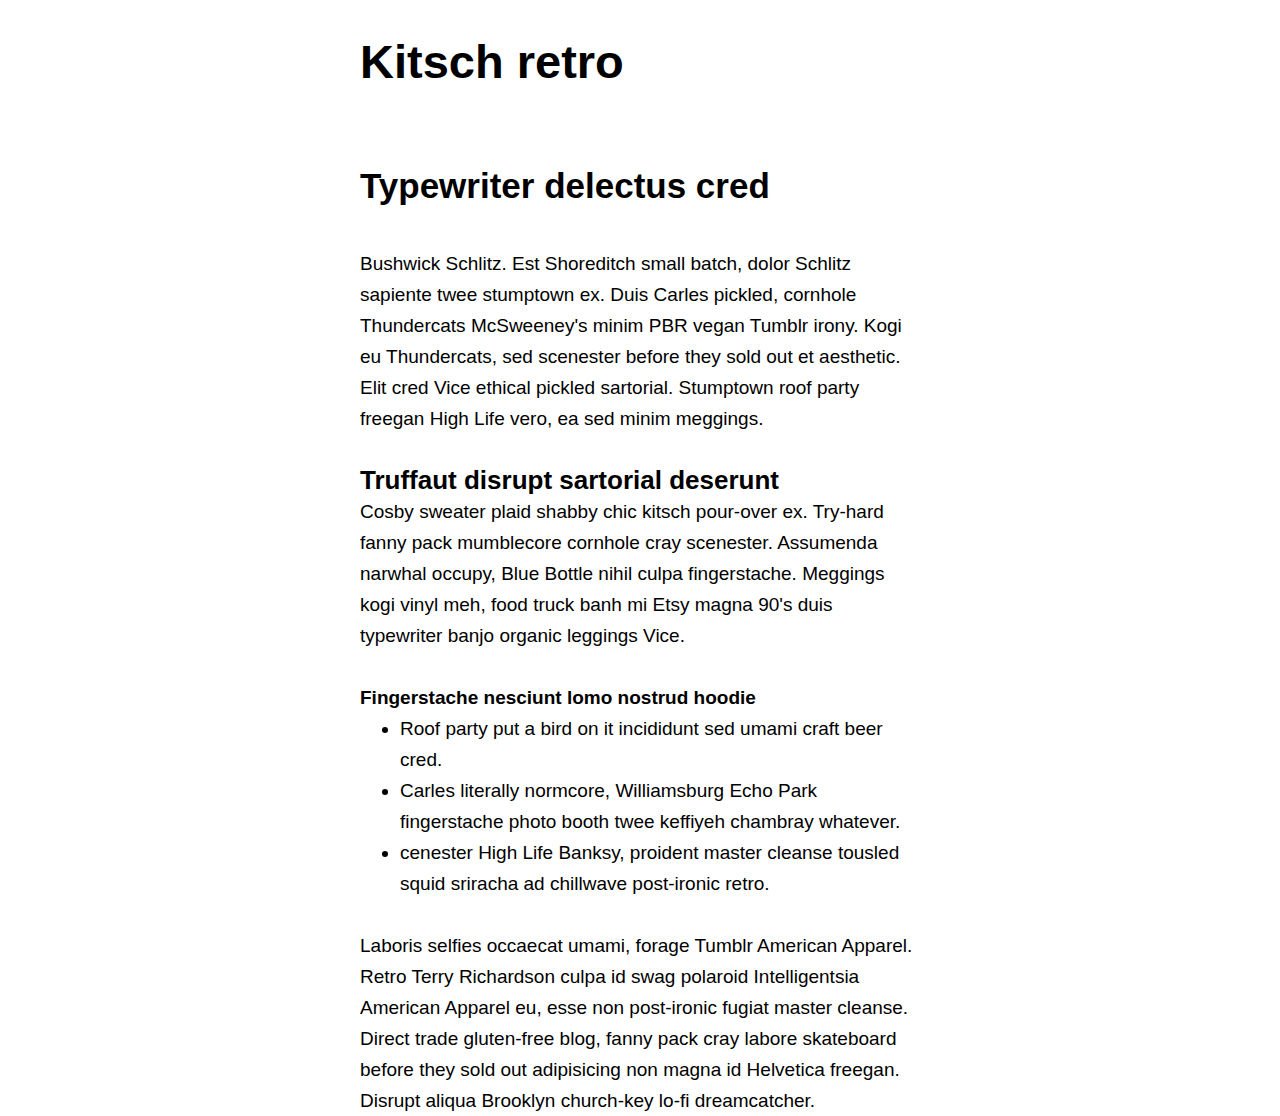
<file: 타이포 web2/gridlover.html>
<html>
  <head>
    <meta charset="utf-8">
    <link rel="stylesheet"
          href="gridlover.css">
  </head>
  <body>
   <h1>Kitsch retro</h1>

    <h2>Typewriter delectus cred</h2>
    Bushwick Schlitz. Est Shoreditch small batch, dolor Schlitz sapiente twee stumptown ex. Duis Carles pickled, cornhole Thundercats McSweeney's minim PBR vegan Tumblr irony. Kogi eu Thundercats, sed scenester before they sold out et aesthetic. Elit cred Vice ethical pickled sartorial. Stumptown roof party freegan High Life vero, ea sed minim meggings.

    <h3>Truffaut disrupt sartorial deserunt</h3>

    Cosby sweater plaid shabby chic kitsch pour-over ex. Try-hard fanny pack mumblecore cornhole cray scenester. Assumenda narwhal occupy, Blue Bottle nihil culpa fingerstache. Meggings kogi vinyl meh, food truck banh mi Etsy magna 90's duis typewriter banjo organic leggings Vice.

    <h4>Fingerstache nesciunt lomo nostrud hoodie</h4>
    <ul>
    <li>Roof party put a bird on it incididunt sed umami craft beer cred.</li>
    <li>Carles literally normcore, Williamsburg Echo Park fingerstache photo booth twee keffiyeh chambray whatever.</li>
    <li>cenester High Life Banksy, proident master cleanse tousled squid sriracha ad chillwave post-ironic retro.</li>
    </ul>
    Laboris selfies occaecat umami, forage Tumblr American Apparel. Retro Terry Richardson culpa id swag polaroid Intelligentsia American Apparel eu, esse non post-ironic fugiat master cleanse. Direct trade gluten-free blog, fanny pack cray labore skateboard before they sold out adipisicing non magna id Helvetica freegan. Disrupt aliqua Brooklyn church-key lo-fi dreamcatcher.
    </body>
</html>
</file>
<file: style.css>
/*
Copyright (c) 2021 Kil Hyung-jin, with Reserved Font Name Pretendard.
https://github.com/orioncactus/pretendard

This Font Software is licensed under the SIL Open Font License, Version 1.1.
This license is copied below, and is also available with a FAQ at:
http://scripts.sil.org/OFL
*/

@font-face {
	font-family: 'Pretendard';
	font-weight: 900;
	font-display: swap;
	src: local('Pretendard Black'), url(./woff2/Pretendard-Black.woff2) format('woff2'), url(./woff/Pretendard-Black.woff) format('woff');
}

@font-face {
	font-family: 'Pretendard';
	font-weight: 800;
	font-display: swap;
	src: local('Pretendard ExtraBold'), url(./woff2/Pretendard-ExtraBold.woff2) format('woff2'), url(./woff/Pretendard-ExtraBold.woff) format('woff');
}

@font-face {
	font-family: 'Pretendard';
	font-weight: 700;
	font-display: swap;
	src: local('Pretendard Bold'), url(./woff2/Pretendard-Bold.woff2) format('woff2'), url(./woff/Pretendard-Bold.woff) format('woff');
}

@font-face {
	font-family: 'Pretendard';
	font-weight: 600;
	font-display: swap;
	src: local('Pretendard SemiBold'), url(./woff2/Pretendard-SemiBold.woff2) format('woff2'), url(./woff/Pretendard-SemiBold.woff) format('woff');
}

@font-face {
	font-family: 'Pretendard';
	font-weight: 500;
	font-display: swap;
	src: local('Pretendard Medium'), url(./woff2/Pretendard-Medium.woff2) format('woff2'), url(./woff/Pretendard-Medium.woff) format('woff');
}

@font-face {
	font-family: 'Pretendard';
	font-weight: 400;
	font-display: swap;
	src: local('Pretendard Regular'), url(./woff2/Pretendard-Regular.woff2) format('woff2'), url(./woff/Pretendard-Regular.woff) format('woff');
}

@font-face {
	font-family: 'Pretendard';
	font-weight: 300;
	font-display: swap;
	src: local('Pretendard Light'), url(./woff2/Pretendard-Light.woff2) format('woff2'), url(./woff/Pretendard-Light.woff) format('woff');
}

@font-face {
	font-family: 'Pretendard';
	font-weight: 200;
	font-display: swap;
	src: local('Pretendard ExtraLight'), url(./woff2/Pretendard-ExtraLight.woff2) format('woff2'), url(./woff/Pretendard-ExtraLight.woff) format('woff');
}

@font-face {
	font-family: 'Pretendard';
	font-weight: 100;
	font-display: swap;
	src: local('Pretendard Thin'), url(./woff2/Pretendard-Thin.woff2) format('woff2'), url(./woff/Pretendard-Thin.woff) format('woff');
}
:root {
  --main-color: #1b4dff;     /* 포인트 컬러 */
  --bg-light: #f9f9fb;   /* 페이지 배경 */
  --text-dark: #111;
  --text-gray: #333;
}
html{
  background-color: var(--bg-light);
}
body{
 font-family: 'Pretendard';
  font-size: 19px;
  font-weight: 400;
  line-height: 1.68;
  letter-spacing: 0.015em;       
  color: var(--text-gray);
  max-width: 1120px;
  margin: auto;
  margin-top: 32px;
  margin-bottom: 32px;
  box-shadow: 0 8px 24px rgba(0,0,0,0.05);
  background-color: white;
  border-radius: 19px;
}
h1{
  font-size: 67px;/*67px*/
  line-height: 1.68;
  font-weight: 800;
  margin-top: 32px;/*32px*/
  margin-bottom: 64px;/*64px*/
  color: var(--main-color);
}
#however{
  display: inline;
  font-family: 'Pretendard';
  font-size: 19px;
  font-weight: 100;
  line-height: 1.68;
  letter-spacing: 0.015em;       
  color: var(--text-gray);
}
h2{
  font-size: 44px;/*44px*/
  line-height: 1.68;
  font-weight: 700;
  color: var(--text-dark);
  margin-top: 32px;
  margin-bottom: 32px;
  border-left: 6px solid var(--main-color);
  padding-left: 14px;
}
h3{
  font-size: 29px;/*29px*/
  line-height: 1.68;
  font-weight: 700;
  margin-top: 32px;
  margin-bottom: 0px;
  color: var(--main-color);
}
h4, .h4 {
  font-size: 19px;
  line-height: 1.68;
  font-weight: 600;
  color: var(--text-dark);
  margin-top: 32px;
  margin-bottom: 0px;
}
.strong{
  font-family: 'Pretendard';
  font-size: 19px;
  font-weight: 500;
  line-height: 1.68;
  color: var(--text-dark);
  display: inline;
}
#diary{
  display:grid;
  grid-template-rows: 1fr 1fr;
}
#diary > div {
  background: #fff;
  border: 2px solid #eee;
  border-radius: 19px;
  padding: 64px;
  padding-bottom: 32px;
  padding-top: 0;
  box-shadow: 0 4px 10px rgba(0,0,0,0.03);
  transition: transform 0.2s ease, box-shadow 0.2s ease;
  margin-bottom: 32px;
}
#diary h4 {
  color: var(--main-color);
  margin-bottom: 19px;
  border-bottom: 2px solid var(--main-color);
  display: inline-block;
  display: flex;
  align-items: center;
  gap: 16px; /* 이름과 이미지 간격 */
  color: var(--main-color);
  margin-bottom: 19px;
  border-bottom: 2px solid var(--main-color);
  padding-bottom: 6px;
}
#diary h4 img {
  width: 32px;
  height: 32px;
  border-radius: 50%; /* 동그란 프로필 */
  object-fit: cover;
  border: 2px solid var(--main-color);
}

/* 이름과 이미지가 수평 정렬되도록 수정 */
#diary > div h4 {
  display: flex;
  align-items: center;
  gap: 9.5px;
}

#grid{
  max-width: 840px;
  align-content: center;
  padding: 140px;
  padding-top: 76px;
}

p {
  word-break: keep-all;  /* 한글 단어 단위로만 줄바꿈 */
  overflow-wrap: break-word; /* 너무 긴 단어는 줄바꿈 허용 */
}
p, ul, ol, pre, table, blockquote {
  margin-top: 0px;
  margin-bottom: 0px;
}
ul ul, ol ol, ul ol, ol ul {
  margin-top: 0px;
  margin-bottom: 0px;
}

/* Let's make sure all's aligned */
hr, .hr {
  border: 1px solid;
  margin: -1px 0;
}
a, b, i, strong, em, small, code {
  line-height: 0;
}
sub, sup {
  line-height: 0;
  position: relative;
  vertical-align: baseline;
}
sup {
  top: -0.5em;
}
sub {
  bottom: -0.25em;
}
#diary p{
    margin-bottom: 0px;
}

@media(max-width:1205px){
  body{
      margin-left: clamp(20px, 5vw, 100px);
      margin-right: clamp(20px, 5vw, 100px);
  }
  #grid{
  padding: clamp(16px, 10vw, 140px)
}
  }
</file>
<file: home.css>
/*
Copyright (c) 2021 Kil Hyung-jin, with Reserved Font Name Pretendard.
https://github.com/orioncactus/pretendard

This Font Software is licensed under the SIL Open Font License, Version 1.1.
This license is copied below, and is also available with a FAQ at:
http://scripts.sil.org/OFL
*/

@font-face {
	font-family: 'Pretendard';
	font-weight: 900;
	font-display: swap;
	src: local('Pretendard Black'), url(./woff2/Pretendard-Black.woff2) format('woff2'), url(./woff/Pretendard-Black.woff) format('woff');
}

@font-face {
	font-family: 'Pretendard';
	font-weight: 800;
	font-display: swap;
	src: local('Pretendard ExtraBold'), url(./woff2/Pretendard-ExtraBold.woff2) format('woff2'), url(./woff/Pretendard-ExtraBold.woff) format('woff');
}

@font-face {
	font-family: 'Pretendard';
	font-weight: 700;
	font-display: swap;
	src: local('Pretendard Bold'), url(./woff2/Pretendard-Bold.woff2) format('woff2'), url(./woff/Pretendard-Bold.woff) format('woff');
}

@font-face {
	font-family: 'Pretendard';
	font-weight: 600;
	font-display: swap;
	src: local('Pretendard SemiBold'), url(./woff2/Pretendard-SemiBold.woff2) format('woff2'), url(./woff/Pretendard-SemiBold.woff) format('woff');
}

@font-face {
	font-family: 'Pretendard';
	font-weight: 500;
	font-display: swap;
	src: local('Pretendard Medium'), url(./woff2/Pretendard-Medium.woff2) format('woff2'), url(./woff/Pretendard-Medium.woff) format('woff');
}

@font-face {
	font-family: 'Pretendard';
	font-weight: 400;
	font-display: swap;
	src: local('Pretendard Regular'), url(./woff2/Pretendard-Regular.woff2) format('woff2'), url(./woff/Pretendard-Regular.woff) format('woff');
}

@font-face {
	font-family: 'Pretendard';
	font-weight: 300;
	font-display: swap;
	src: local('Pretendard Light'), url(./woff2/Pretendard-Light.woff2) format('woff2'), url(./woff/Pretendard-Light.woff) format('woff');
}

@font-face {
	font-family: 'Pretendard';
	font-weight: 200;
	font-display: swap;
	src: local('Pretendard ExtraLight'), url(./woff2/Pretendard-ExtraLight.woff2) format('woff2'), url(./woff/Pretendard-ExtraLight.woff) format('woff');
}

@font-face {
	font-family: 'Pretendard';
	font-weight: 100;
	font-display: swap;
	src: local('Pretendard Thin'), url(./woff2/Pretendard-Thin.woff2) format('woff2'), url(./woff/Pretendard-Thin.woff) format('woff');
}
:root {
  --main-color: #1b4dff;     /* 포인트 컬러 */
  --bg-light: #f9f9fb;   /* 페이지 배경 */
  --text-dark: #111;
  --text-gray: #333;
}
html{
  background-color: var(--bg-light);
}
body{
 font-family: 'pretendard';
  font-size: 19px;
  font-weight: 400;
  line-height: 1.68;
  letter-spacing: 0.015em;       
  color: var(--text-gray);
  max-width: 1120px;
  margin: auto;
  margin-top: 32px;
  margin-bottom: 32px;
  box-shadow: 0 8px 24px rgba(0,0,0,0.05);
  background-color: white;
  border-radius: 19px;
}
h1{
  font-size: 67px;/*67px*/
  line-height: 1.68;
  font-weight: 800;
  margin-top: 32px;/*32px*/
  margin-bottom: 64px;/*64px*/
  color: var(--main-color);
}
#however{
  display: inline;
  font-family: 'pretendard';
  font-size: 19px;
  font-weight: 100;
  line-height: 1.68;
  letter-spacing: 0.015em;       
  color: var(--text-gray);
}
h2{
  font-size: 44px;/*44px*/
  line-height: 1.68;
  font-weight: 700;
  color: var(--text-dark);
  margin-top: 32px;
  margin-bottom: 32px;
  border-left: 6px solid var(--main-color);
  padding-left: 14px;
}
h3{
  font-size: 29px;/*29px*/
  line-height: 1.68;
  font-weight: 700;
  margin-top: 32px;
  margin-bottom: 0px;
  color: var(--main-color);
}
h4, .h4 {
  font-size: 19px;
  line-height: 1.68;
  font-weight: 600;
  color: var(--text-dark);
  margin-top: 32px;
  margin-bottom: 0px;
}
#diary{
  display:grid;
  grid-template-rows: 1fr 1fr;
}
#diary > div {
  background: #fff;
  border: 2px solid #eee;
  border-radius: 19px;
  padding: 64px;
  padding-bottom: 32px;
  padding-top: 0;
  box-shadow: 0 4px 10px rgba(0,0,0,0.03);
  transition: transform 0.2s ease, box-shadow 0.2s ease;
  margin-bottom: 32px;
}
#diary h4 {
  color: var(--main-color);
  margin-bottom: 19px;
  border-bottom: 2px solid var(--main-color);
  display: inline-block;
  display: flex;
  align-items: center;
  gap: 16px; /* 이름과 이미지 간격 */
  color: var(--main-color);
  margin-bottom: 19px;
  border-bottom: 2px solid var(--main-color);
  padding-bottom: 6px;
}
#diary h4 img {
  width: 32px;
  height: 32px;
  border-radius: 50%; /* 동그란 프로필 */
  object-fit: cover;
  border: 2px solid var(--main-color);
}

/* 이름과 이미지가 수평 정렬되도록 수정 */
#diary > div h4 {
  display: flex;
  align-items: center;
  gap: 9.5px;
}

#grid{
  max-width: 840px;
  align-content: center;
  padding: 140px;
  padding-top: 76px;
}
p {
  word-break: keep-all;  /* 한글 단어 단위로만 줄바꿈 */
  overflow-wrap: break-word; /* 너무 긴 단어는 줄바꿈 허용 */
}
p, ul, ol, pre, table, blockquote {
  margin-top: 0px;
  margin-bottom: 0px;
}
ul ul, ol ol, ul ol, ol ul {
  margin-top: 0px;
  margin-bottom: 0px;
}

/* Let's make sure all's aligned */
hr, .hr {
  border: 1px solid;
  margin: -1px 0;
}
a, b, i, strong, em, small, code {
  line-height: 0;
}
sub, sup {
  line-height: 0;
  position: relative;
  vertical-align: baseline;
}
sup {
  top: -0.5em;
}
sub {
  bottom: -0.25em;
}
#diary p{
    margin-bottom: 0px;
}

@media(max-width:1205px){
  body{
      margin-left: clamp(20px, 5vw, 100px);
      margin-right: clamp(20px, 5vw, 100px);
  }
  #grid{
  padding: clamp(16px, 10vw, 140px)
}
  }
</file>
<file: 타이포 web2/gridlover.css>
html, .root {
  font-size: 19px;
  line-height: 1.645;
}
body, .article {
  font-family: sans-serif;
  font-size: 19px;
  line-height: 31px;
  max-width: 560px;
  margin: auto;
}
h1, .h1 {
  font-size: 47px;
  line-height: 62px;
  margin-top: 31px;
  margin-bottom: 62px;
}
h2, .h2 {
  font-size: 35px;
  line-height: 62px;
  margin-top: 31px;
  margin-bottom: 31px;
}
h3, .h3 {
  font-size: 26px;
  line-height: 31px;
  margin-top: 31px;
  margin-bottom: 0px;
}
h4, .h4 {
  font-size: 19px;
  line-height: 31px;
  margin-top: 31px;
  margin-bottom: 0px;
}
h5, .h5 {
  font-size: 19px;
  line-height: 31px;
  margin-top: 31px;
  margin-bottom: 0px;
}
p, ul, ol, pre, table, blockquote {
  margin-top: 0px;
  margin-bottom: 31px;
}
ul ul, ol ol, ul ol, ol ul {
  margin-top: 0px;
  margin-bottom: 0px;
}

/* Let's make sure all's aligned */
hr, .hr {
  border: 1px solid;
  margin: -1px 0;
}
a, b, i, strong, em, small, code {
  line-height: 0;
}
sub, sup {
  line-height: 0;
  position: relative;
  vertical-align: baseline;
}
sup {
  top: -0.5em;
}
sub {
  bottom: -0.25em;
}
</file>
